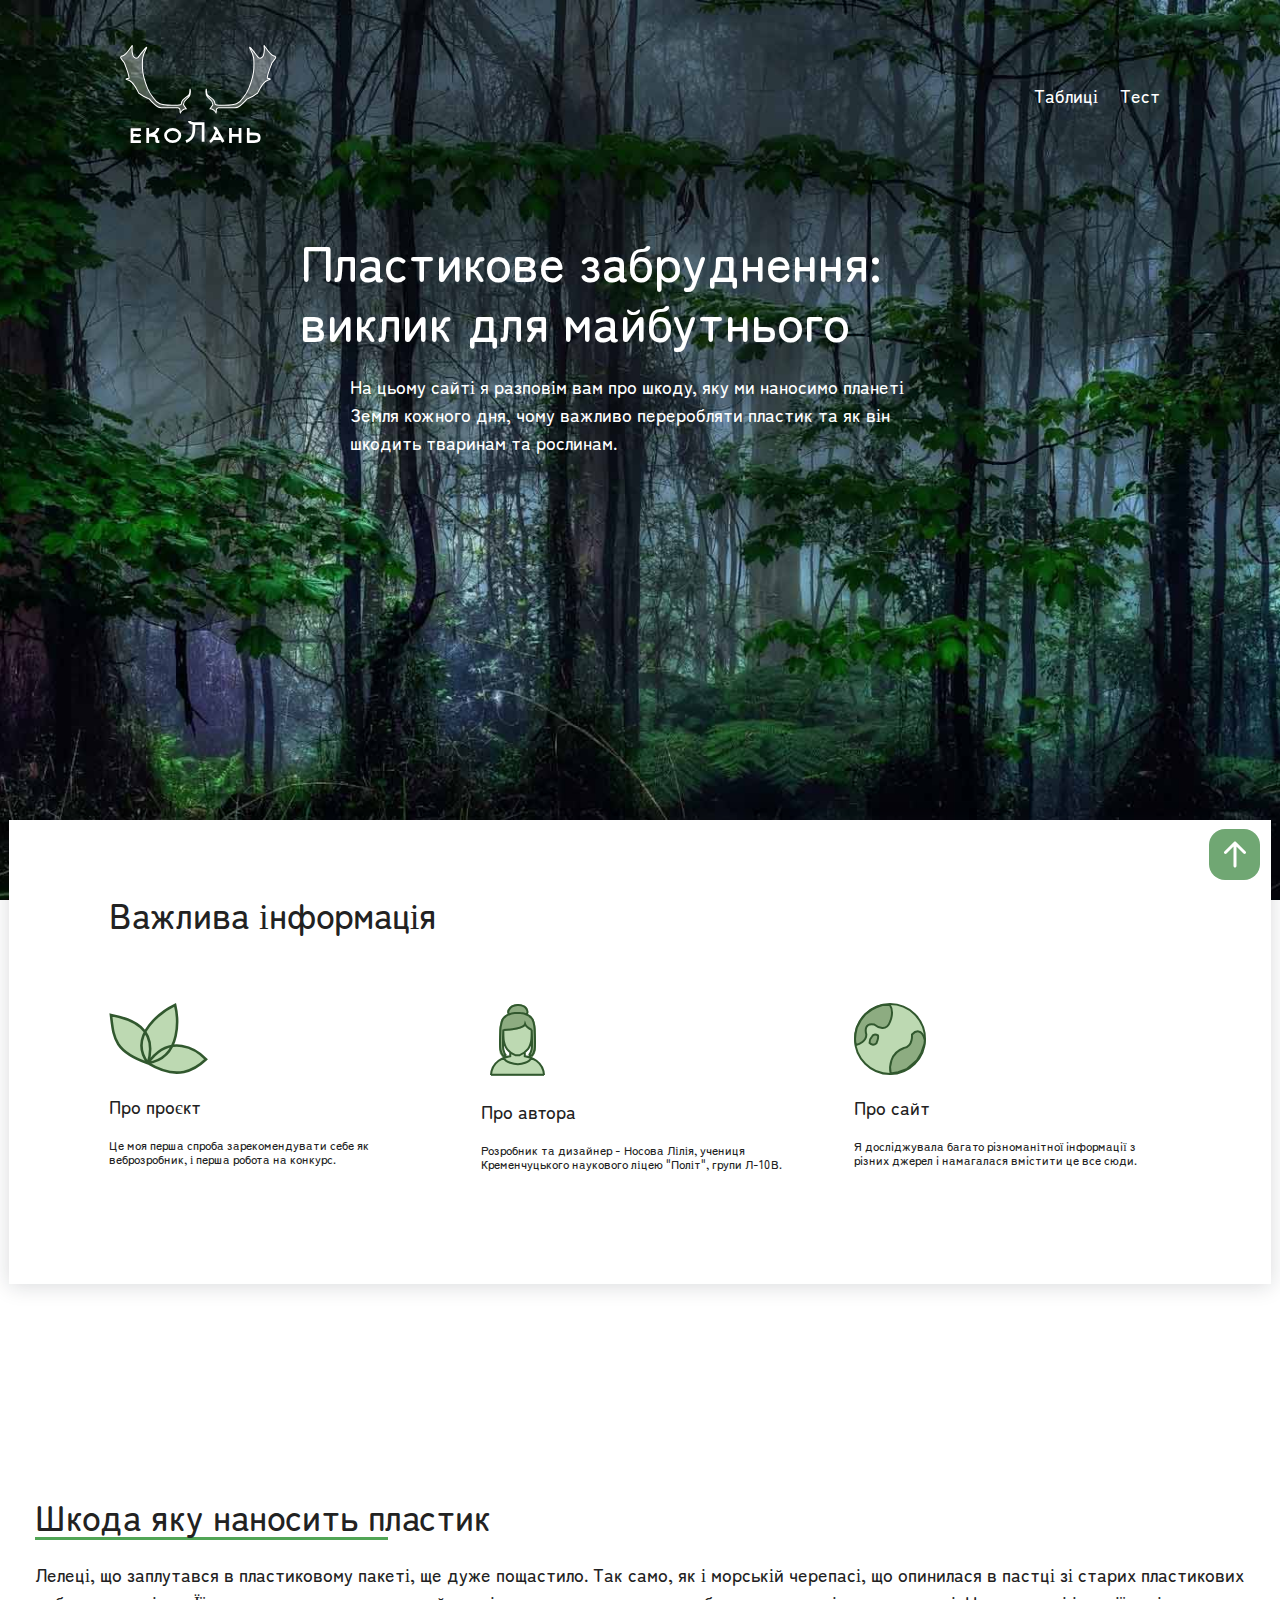
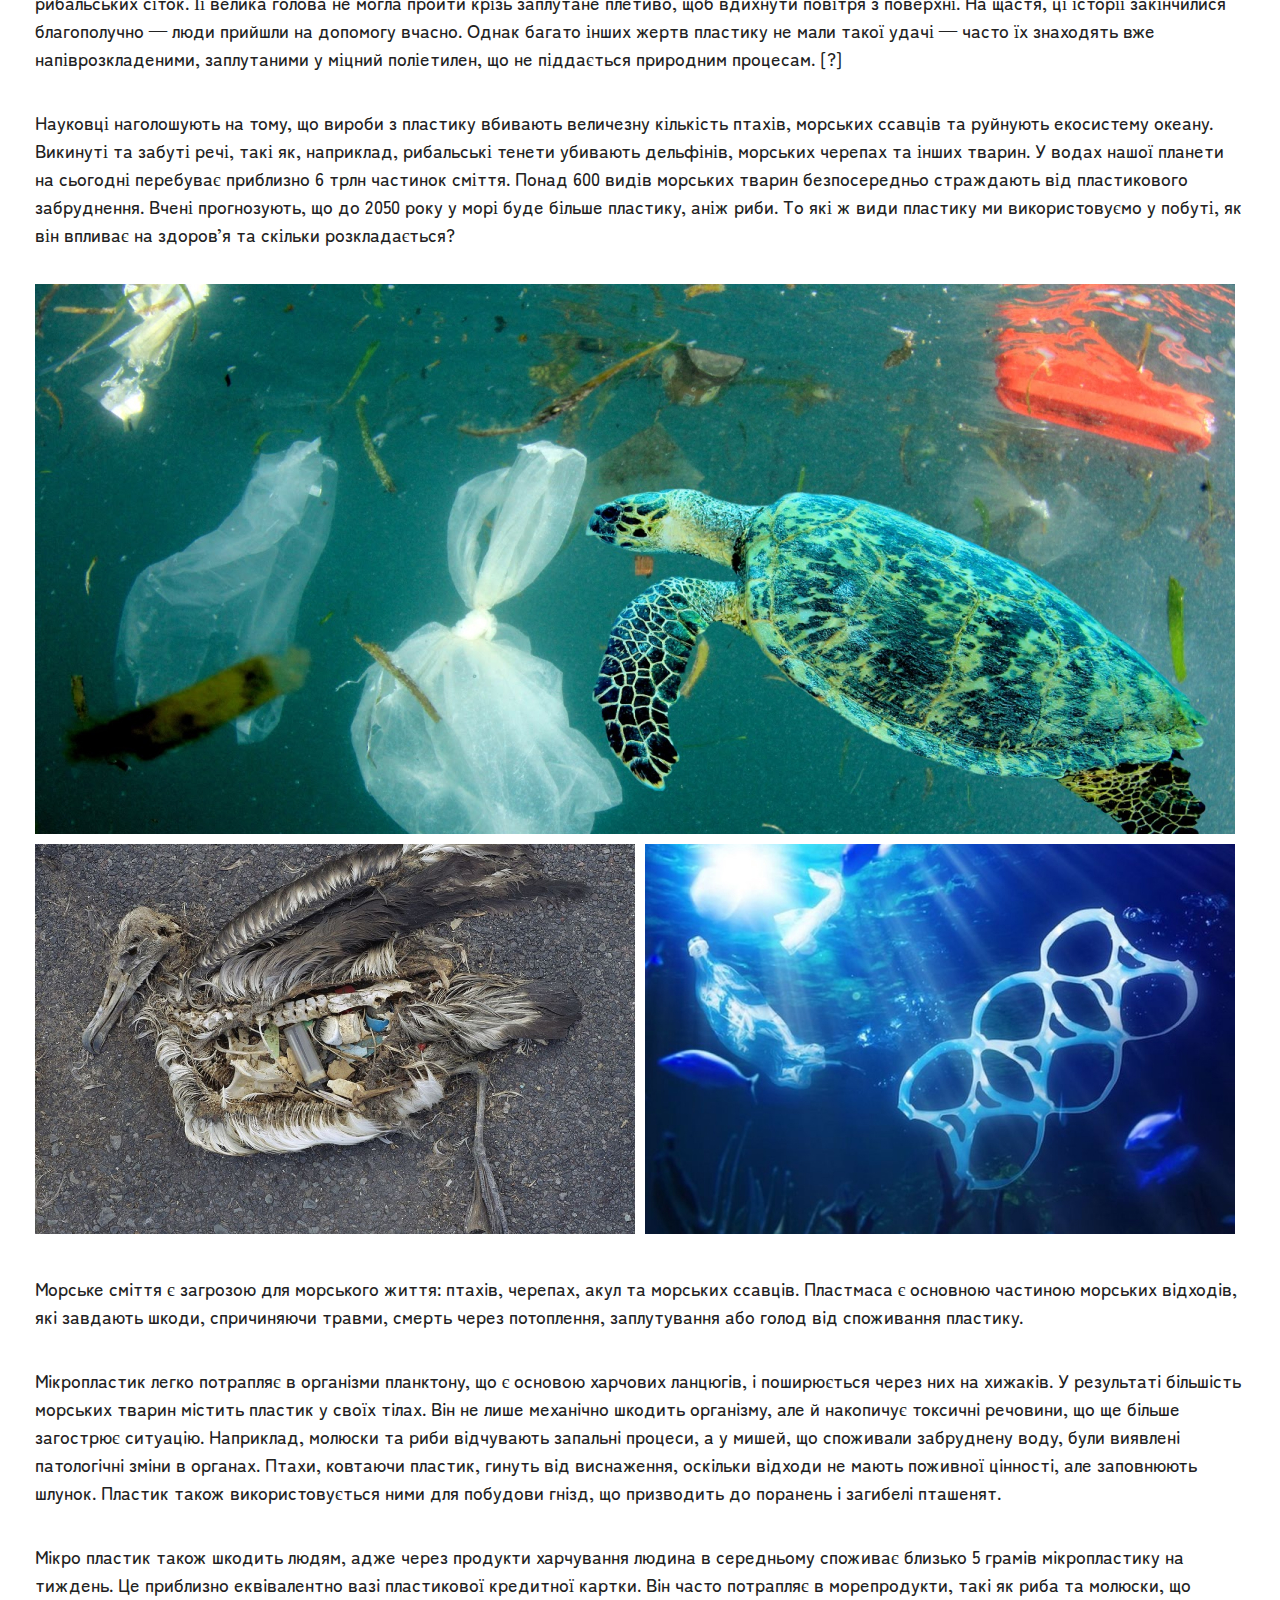
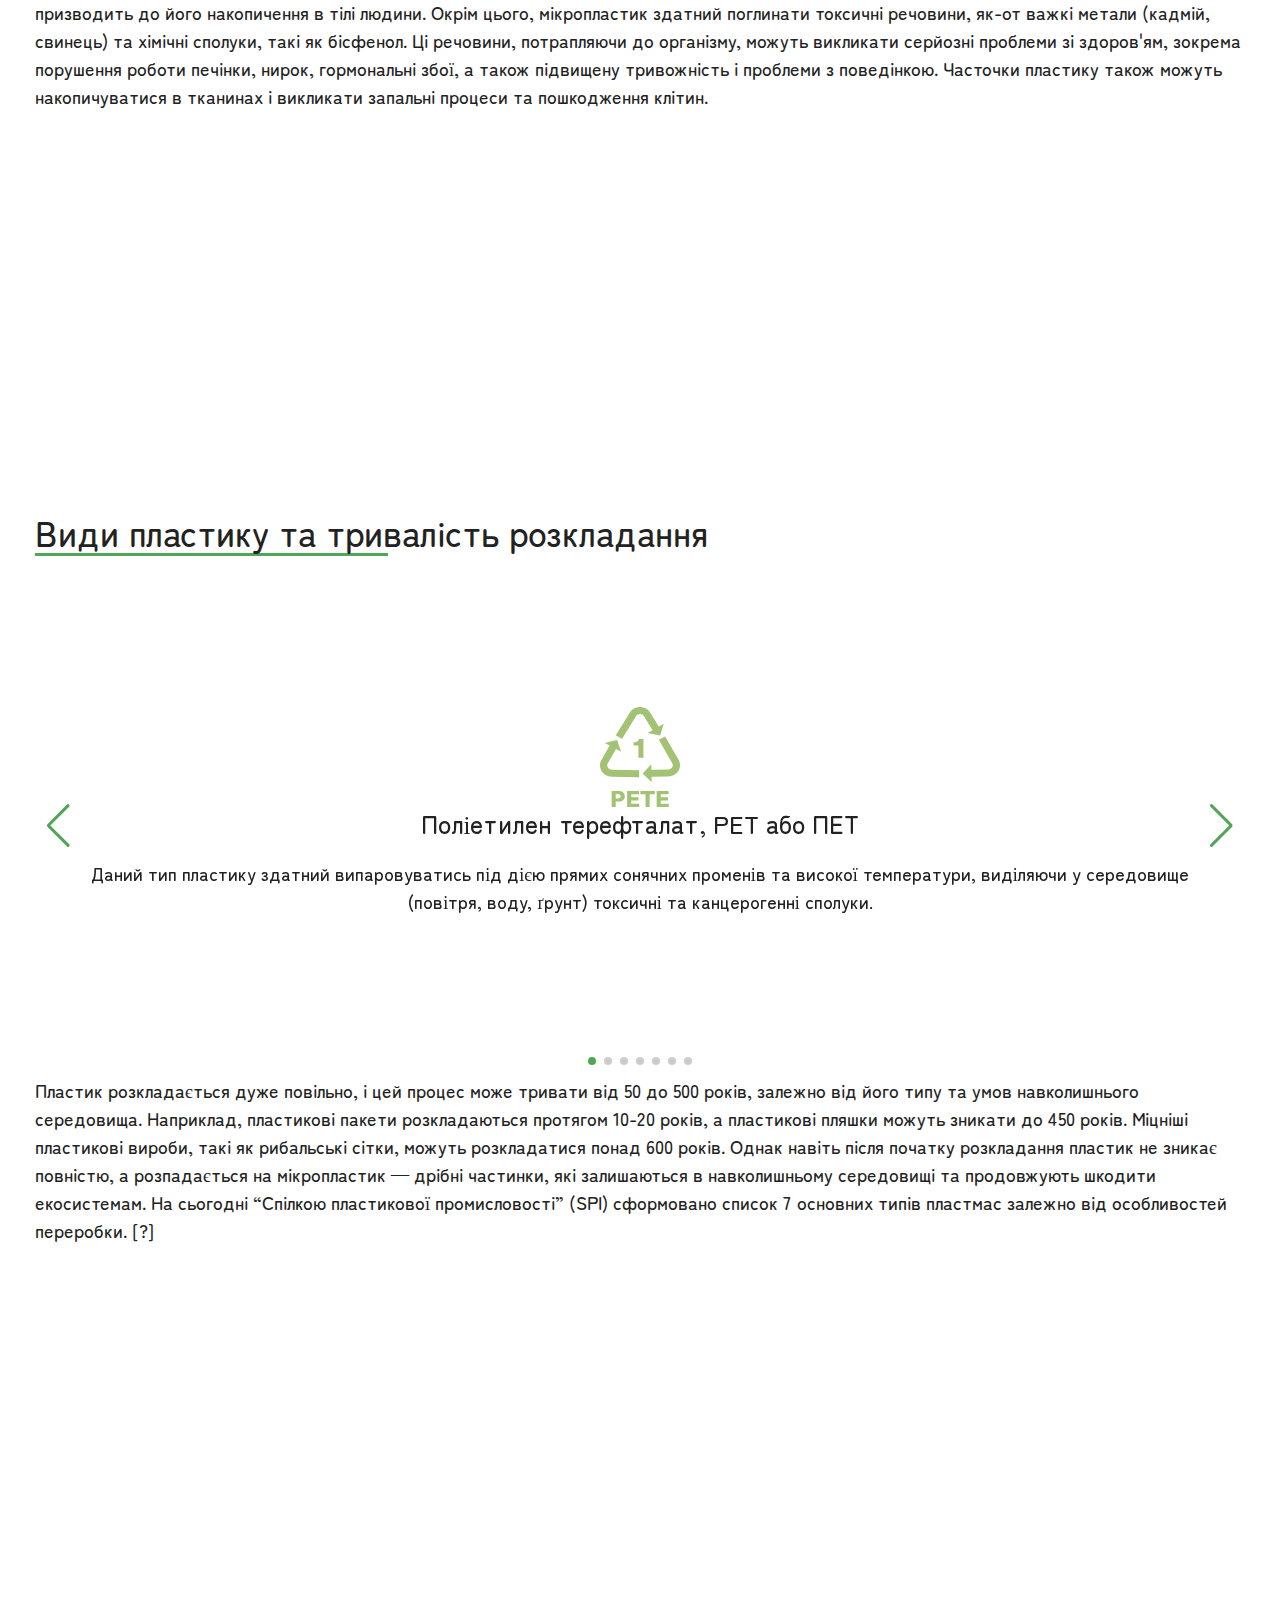
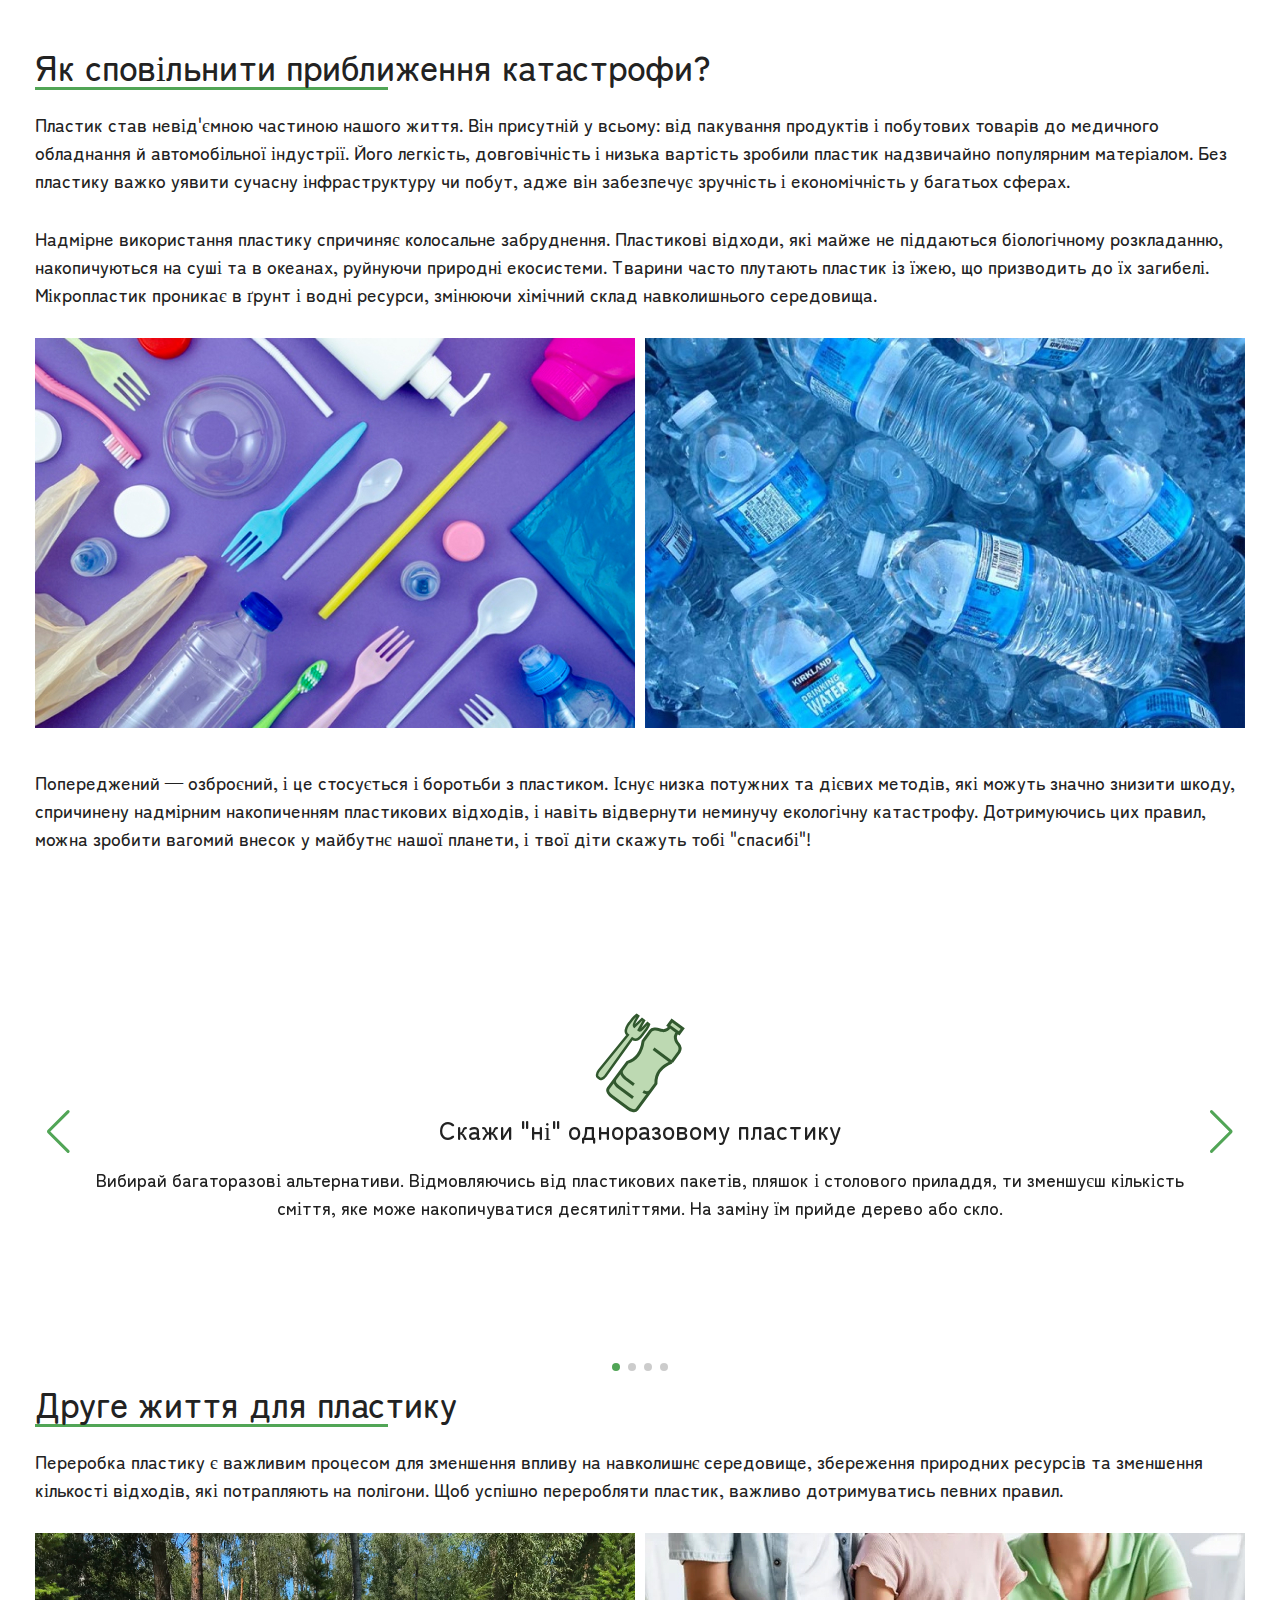
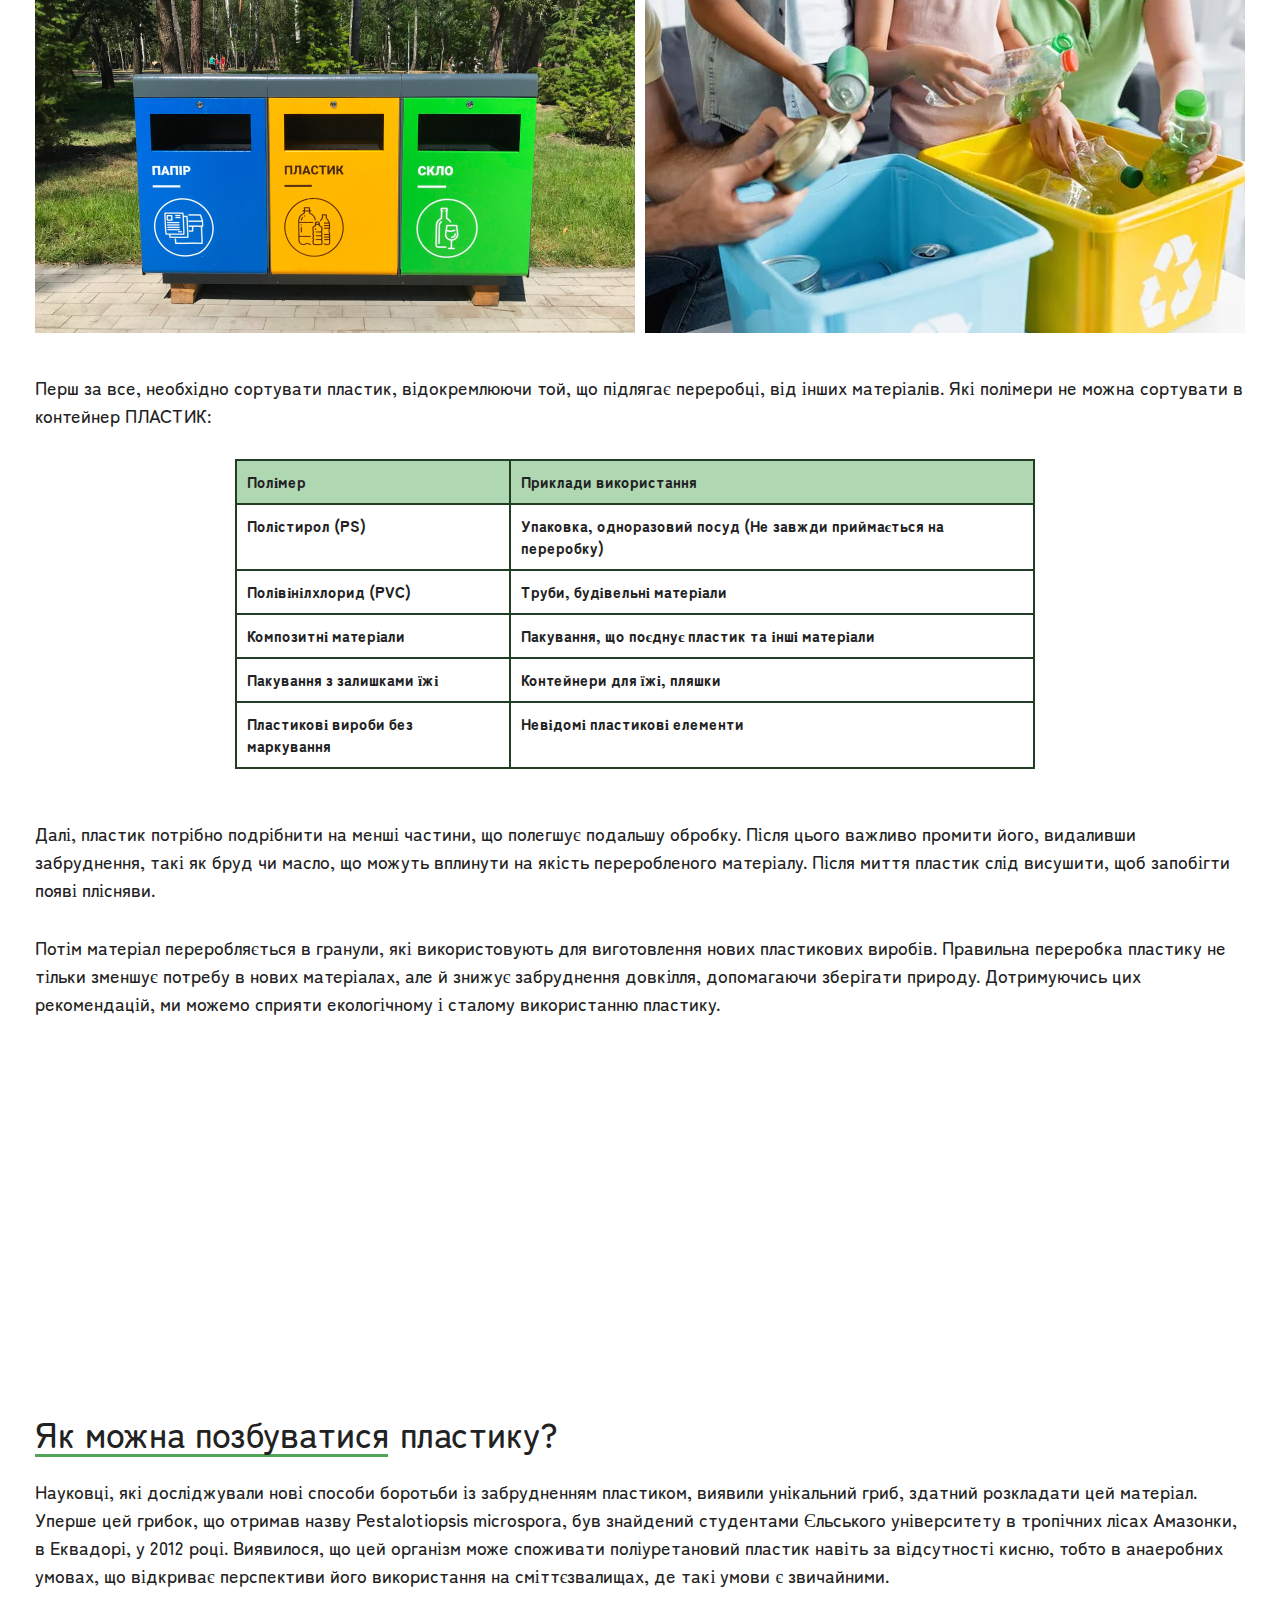
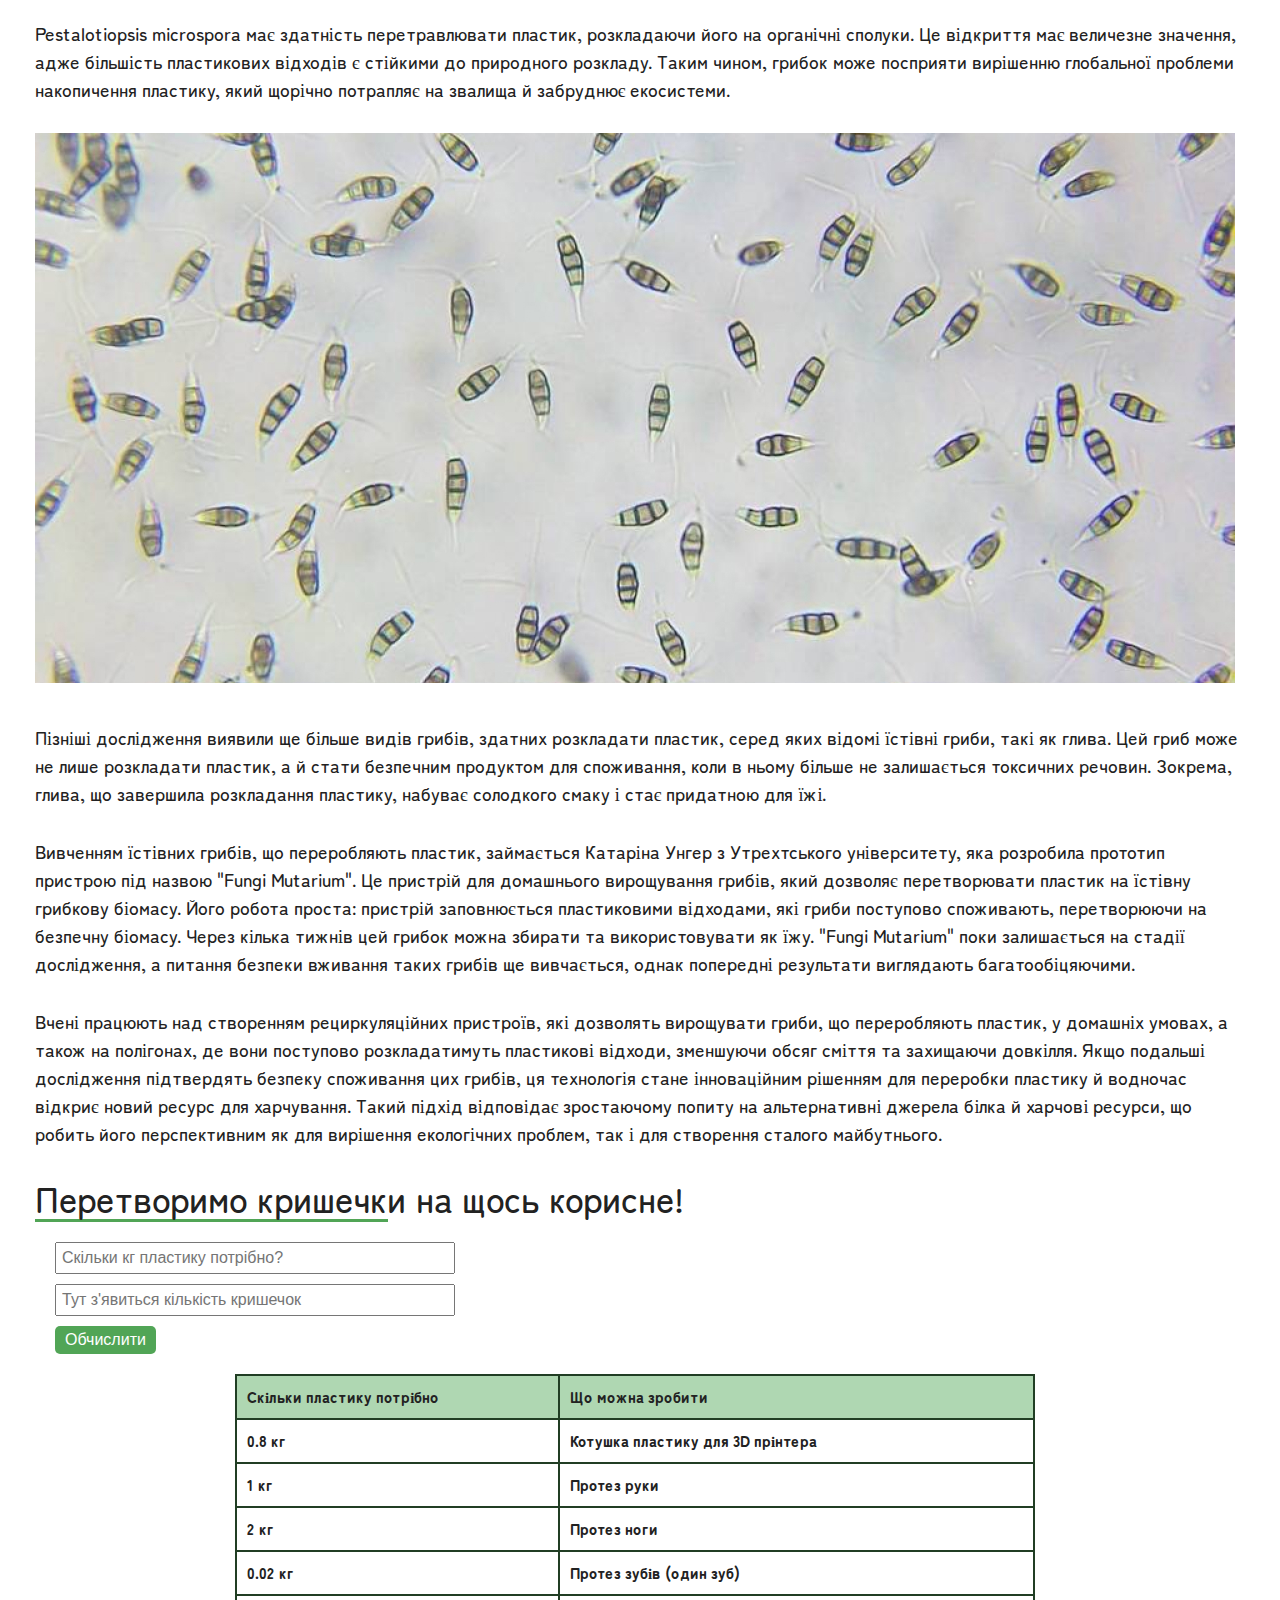
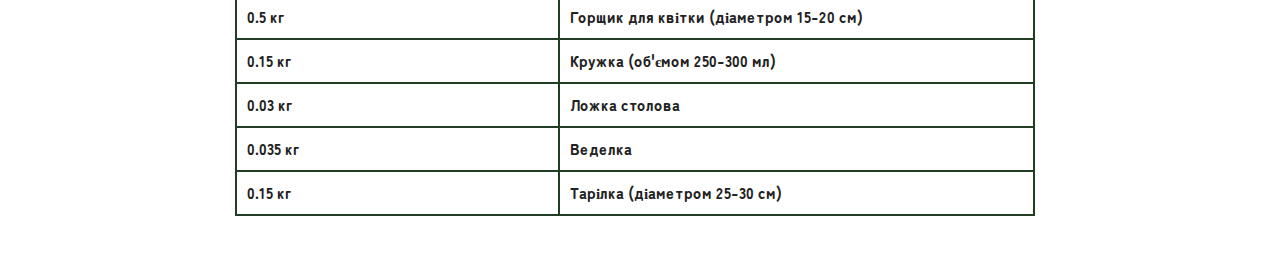
<file: index.html>
<!DOCTYPE html>
<html lang="ua">
    <head>
        <meta charset="UTF-8" />
        <meta name="viewport" content="width=device-width, initial-scale=1.0" />
        <title>Пластикове забруднення: виклик для майбутнього</title>
        <link
            rel="stylesheet"
            href="https://cdn.jsdelivr.net/npm/swiper@11/swiper-bundle.min.css"
        />
        <link rel="stylesheet" href="./CSS/style.css" />
    </head>
    <body>
        <!-- Header start -->
         <a id="top"></a>
        <header class="header">
            <div class="wrapper">
                <div class="header___wrapper">
                    <div class="header___logo">
                        <a href="index.html" class="header___logo-link">
                            <img
                                src="./img/svg/odigo-logo.svg"
                                alt="ЕкоЛань"
                                class="header___logo-pic"
                            />
                        </a>
                    </div>
                </div>
                <nav class="header___nav">
                    <ul class="header___list">
                        <li class="header___item">
                            <a href="Page-tabl.html" class="header___link"
                                >Таблиці</a
                            >
                        </li>

                        <li class="header___item">
                            <a href="test.html" class="header___link">Тест</a>
                        </li>
                    </ul>
                </nav>

            </div>
        </header>
        <!-- Header end -->

        <main class="main">
            <!-- Intro start -->

            <section class="intro">
                <div class="wrapper">
                    <h1 class="intro___title">
                        Пластикове забруднення: виклик для майбутнього
                    </h1>
                    <p class="intro___subtitle">
                        На цьому сайті я разповім вам про шкоду, яку ми наносимо
                        планеті Земля кожного дня, чому важливо переробляти
                        пластик та як він шкодить тваринам та рослинам.
                    </p>
                </div>
            </section>
            <!-- Intro end -->

            <!-- Benefits start -->
            <section class="benefits">
                <div class="benefits___wrap">
                    <h1 class="benefits___title">Важлива інформація</h1>
                    <div class="benefits___cards">
                        <div class="benefits___card">
                            <div class="benefits___card-pic">
                                <img
                                    src="./img/svg/Icon.svg"
                                    alt="Welcome to Odigo!"
                                    class="benefits___card-thump"
                                />
                            </div>
                            <h2 class="benefits___card-title">Про проєкт</h2>
                            <p class="benefits___csrt-desc">
                                Це моя перша спроба зарекомендувати себе як
                                веброзробник, і перша робота на
                                конкурс.
                            </p>
                        </div>
                        <div class="benefits___card">
                            <div class="benefits___card-pic">
                                <img
                                    src="./img/svg/person.svg"
                                    alt="Your Personal Japan Guide"
                                    class="benefits___card-thump"
                                />
                            </div>
                            <h2 class="benefits___card-title">Про автора</h2>
                            <p class="benefits___csrt-desc">
                                Розробник та дизайнер - Носова Лілія, учениця Кременчуцького
                                наукового ліцею "Політ", групи Л-10В.
                            </p>
                        </div>
                        <div class="benefits___card">
                            <div class="benefits___card-pic">
                                <img
                                    src="./img/svg/shop.svg"
                                    alt="Promoting Local Businesses"
                                    class="benefits___card-thump"
                                />
                            </div>
                            <h2 class="benefits___card-title">Про сайт</h2>
                            <p class="benefits___csrt-desc">
                                Я дослiджувала багато рiзноманітної iнформацiї з
                                рiзних джерел i намагалася вмiстити це все сюди.
                            </p>
                        </div>
                    </div>
                </div>
            </section>
            <!-- Benefits end -->

            <!-- plastic start -->

            <section class="plastic">
                <div class="wrapper-full">
                    <h1 class="section-title">Шкода яку наносить пластик</h1>
                    <p class="plastic__desc section-desc">
                        Лелеці, що заплутався в пластиковому пакеті, ще дуже
                        пощастило. Так само, як і морській черепасі, що
                        опинилася в пастці зі старих пластикових рибальських
                        сіток. Її велика голова не могла пройти крізь заплутане
                        плетиво, щоб вдихнути повітря з поверхні. На щастя, ці
                        історії закінчилися благополучно — люди прийшли на
                        допомогу вчасно. Однак багато інших жертв пластику не
                        мали такої удачі — часто їх знаходять вже
                        напіврозкладеними, заплутаними у міцний поліетилен, що
                        не піддається природним процесам.
                        <span class="tooltip"
                            >[?]
                            <span class="tooltip-text"
                                >Текст взятий з "Забруднення пластиком: скільки
                                часу розкладається пластик - ELS системи"</span
                            >
                        </span>
                    </p>
                    <p class="plastic__desc section-desc">
                        Науковці наголошують на тому, що вироби з пластику
                        вбивають величезну кількість птахів, морських ссавців та
                        руйнують екосистему океану. Викинуті та забуті речі,
                        такі як, наприклад, рибальські тенети убивають
                        дельфінів, морських черепах та інших тварин. У водах
                        нашої планети на сьогодні перебуває приблизно 6 трлн
                        частинок сміття. Понад 600 видів морських тварин
                        безпосередньо страждають від пластикового забруднення.
                        Вчені прогнозують, що до 2050 року у морі буде більше
                        пластику, аніж риби. То які ж види пластику ми
                        використовуємо у побуті, як він впливає на здоров’я та
                        скільки розкладається?
                    </p>
                    <div class="plastic__cards">
                        <div class="plastic__card plastic__card-size">
                            <a
                                href="https://www.shutterstock.com/ru/search/animals-water-pollution"
                                class="tooltip image-link"
                            >
                                <img
                                    src="./img/tirtle_and_plastic.jpg"
                                    alt="turtle and plastic"
                                />
                                <span class="tooltip-text"
                                    >Взято з Shutterstock</span
                                >
                            </a>
                        </div>
                        <div class="plastic__card plastic__card-lg">
                            <a
                                href="https://insider.si.edu/2012/06/the-age-of-plastic-symposium-june-7-8-2012/"
                                class="tooltip image-link"
                            >
                                <img
                                    src="./img/dead-bird.jpg"
                                    alt="Dead bird"
                                />
                                <span class="tooltip-text"
                                    >Взято з Smithsonian Insider</span
                                >
                            </a>
                        </div>
                        <div class="plastic__card plastic__card-lg">
                            <a
                                href="https://www.fairobserver.com/region/north_america/top-10-ways-destroy-water-earth-90897/"
                                class="tooltip image-link"
                            >
                                <img
                                    src="./img/plastic.jpg"
                                    alt="Plastic in water"
                                />
                                <span class="tooltip-text"
                                    >Взято з Fair Observer</span
                                >
                            </a>
                        </div>
                    </div>
                    <p class="plastic__desc section-desc">
                        Морське смiття є загрозою для морського життя: птахiв,
                        черепах, акул та морських ссавцiв. Пластмаса є основною
                        частиною морських вiдходiв, якi завдають шкоди,
                        спричиняючи травми, смерть через потоплення,
                        заплутування або голод вiд споживання пластику.
                    </p>
                    <p class="plastic__desc section-desc">
                        Мiкропластик легко потрапляє в органiзми планктону, що є
                        основою харчових ланцюгiв, i поширюється через них на
                        хижакiв. У результатi бiльшiсть морських тварин мiстить
                        пластик у своїх тiлах. Вiн не лише механiчно шкодить
                        органiзму, але й накопичує токсичнi речовини, що ще
                        бiльше загострює ситуацiю. Наприклад, молюски та риби
                        вiдчувають запальнi процеси, а у мишей, що споживали
                        забруднену воду, були виявленi патологiчнi змiни в
                        органах. Птахи, ковтаючи пластик, гинуть вiд виснаження,
                        оскiльки вiдходи не мають поживної цiнностi, але
                        заповнюють шлунок. Пластик також використовується ними
                        для побудови гнiзд, що призводить до поранень i загибелi
                        пташенят.
                    </p>
                    <p class="plastic__desc section-desc">
                        Мiкро пластик також шкодить людям, адже через продукти
                        харчування людина в середньому споживає близько 5 грамiв
                        мiкропластику на тиждень. Це приблизно еквiвалентно вазi
                        пластикової кредитної картки. Вiн часто потрапляє в
                        морепродукти, такi як риба та молюски, що призводить до
                        його накопичення в тiлi людини. Окрiм цього,
                        мiкропластик здатний поглинати токсичнi речовини, як-от
                        важкi метали (кадмiй, свинець) та хiмiчнi сполуки, такi
                        як бiсфенол. Цi речовини, потрапляючи до органiзму,
                        можуть викликати серйознi проблеми зi здоров'ям, зокрема
                        порушення роботи печiнки, нирок, гормональнi збої, а
                        також пiдвищену тривожнiсть i проблеми з поведiнкою.
                        Часточки пластику також можуть накопичуватися в тканинах
                        i викликати запальнi процеси та пошкодження клiтин.
                    </p>
                    <div class="video">
                        <iframe
                            width="560"
                            height="315"
                            src="https://www.youtube.com/embed/hRx9ZrbCXG4?si=GrRTe9BNK27wApCm"
                            title="YouTube video player"
                            frameborder="0"
                            allow="accelerometer; autoplay; clipboard-write; encrypted-media; gyroscope; picture-in-picture; web-share"
                            referrerpolicy="strict-origin-when-cross-origin"
                            allowfullscreen
                        ></iframe>
                    </div>
                    <h1 class="section-title">
                        Види пластику та тривалiсть розкладання
                    </h1>
                </div>
            </section>

            <section class="plastic">
                <div class="wrapper-full">
                    <div class="swiper">
                        <!-- Additional required wrapper -->
                        <div class="swiper-wrapper">
                            <!-- Slides -->
                            <div class="swiper-slide plastic__info-card">
                                <div class="plastic__card-pic">
                                    <img
                                        src="./img/svg/plastic1.svg"
                                        class="plastic__card-thump"
                                    />
                                </div>
                                <h2 class="plastic__card-title">
                                    Поліетилен терефталат, PET або ПЕТ
                                </h2>
                                <p class="plastic__cart-desc">
                                    Даний тип пластику здатний випаровуватись
                                    під дією прямих сонячних променів та високої
                                    температури, виділяючи у середовище
                                    (повітря, воду, ґрунт) токсичні та
                                    канцерогенні сполуки.
                                </p>
                            </div>
                            <div class="swiper-slide plastic__info-card">
                                <div class="plastic__card-pic">
                                    <img
                                        src="./img/svg/plastic2.svg"
                                        class="plastic__card-thump"
                                    />
                                </div>
                                <h2 class="plastic__card-title">
                                    Поліетилен високої щільності, PEHD (HDPE)
                                </h2>
                                <p class="plastic__cart-desc">
                                    З нього виготовляють пляшки, іграшки, тару
                                    для продуктів, харчову плівку та багато
                                    іншого. Практично не розкладається (період
                                    розпаду більше 1000 років), проте ефективно
                                    переробляється при правильному сортуванні.
                                </p>
                            </div>
                            <div class="swiper-slide plastic__info-card">
                                <div class="plastic__card-pic">
                                    <img
                                        src="./img/svg/plastic3.svg"
                                        class="plastic__card-thump"
                                    />
                                </div>
                                <h2 class="plastic__card-title">
                                    Полівінілхлорид, PVC або ПВХ
                                </h2>
                                <p class="plastic__cart-desc">
                                    Один із перших різновидів пластику – з нього
                                    виробляють меблі, штучну шкіру, кабелі,
                                    пляшки для рослинних олій тощо. Це один з
                                    найбільш токсичних видів пластику, оскільки
                                    уже через 10 років з нього виділяються
                                    хлорвмісні токсичні сполуки.
                                </p>
                            </div>
                            <div class="swiper-slide plastic__info-card">
                                <div class="plastic__card-pic">
                                    <img
                                        src="./img/svg/plastic4.svg"
                                        class="plastic__card-thump"
                                    />
                                </div>
                                <h2 class="plastic__card-title">
                                    Поліетилен низької щільності, PELD (LDPE)
                                </h2>
                                <p class="plastic__cart-desc">
                                    Саме з нього виготовляється більшість
                                    пакетів, він є основою підгузків та
                                    прокладок. Розкладається близько 500 років.
                                </p>
                            </div>
                            <div class="swiper-slide plastic__info-card">
                                <div class="plastic__card-pic">
                                    <img
                                        src="./img/svg/plastic5.svg"
                                        class="plastic__card-thump"
                                    />
                                </div>
                                <h2 class="plastic__card-title">
                                    Поліпропілен, PP або ПП
                                </h2>
                                <p class="plastic__cart-desc">
                                    основа пластикових кришечок, харчових
                                    лотків, стаканчиків, упаковки для круп,
                                    цукерок (характерна ознака – шурхотіння). У
                                    ґрунті чистий поліпропілен розкладаєтеся
                                    повністю за 20-30 років, проте цей період
                                    залежить від домішок і може супроводжуватись
                                    виділенням токсичних альдегідів.
                                </p>
                            </div>
                            <div class="swiper-slide plastic__info-card">
                                <div class="plastic__card-pic">
                                    <img
                                        src="./img/svg/plastic6.svg"
                                        class="plastic__card-thump"
                                    />
                                </div>
                                <h2 class="plastic__card-title">
                                    Полістирол, PS або ПС
                                </h2>
                                <p class="plastic__cart-desc">
                                    так маркується практично весь одноразовий
                                    посуд. Даний вид пластику є основним
                                    забруднювачем океанів. Донедавна вважалось,
                                    що він має тривалий період розкладання
                                    (більше 1000 років), проте останні
                                    дослідження встановили, що під дією сонячних
                                    променів полістирен розчиняється у воді за
                                    100-300 років.
                                </p>
                            </div>
                            <div class="swiper-slide plastic__info-card">
                                <div class="plastic__card-pic">
                                    <img
                                        src="./img/svg/plastic7.svg"
                                        class="plastic__card-thump"
                                    />
                                </div>
                                <h2 class="plastic__card-title">
                                    Інше або оther
                                </h2>
                                <p class="plastic__cart-desc">
                                    До цієї категорії належать багатошарові
                                    упаковки, для яких важко визначити період
                                    розкладання.
                                </p>
                            </div>
                        </div>
                        <!-- If we need pagination -->
                        <div class="swiper-pagination"></div>

                        <!-- If we need navigation buttons -->
                        <div class="swiper-button-prev"></div>
                        <div class="swiper-button-next"></div>
                    </div>
                </div>
            </section>
            <section class="plastic">
                <div class="wrapper-full">
                    <p class="plastic__desc section-desc">
                        Пластик розкладається дуже повiльно, i цей процес може
                        тривати вiд 50 до 500 рокiв, залежно вiд його типу та
                        умов навколишнього середовища. Наприклад, пластиковi
                        пакети розкладаються протягом 10-20 рокiв, а пластиковi
                        пляшки можуть зникати до 450 рокiв. Мiцнiшi пластиковi
                        вироби, такi як рибальськi сiтки, можуть розкладатися
                        понад 600 рокiв. Однак навiть пiсля початку розкладання
                        пластик не зникає повнiстю, а розпадається на
                        мiкропластик — дрiбнi частинки, якi залишаються в
                        навколишньому середовищi та продовжують шкодити
                        екосистемам. На сьогоднi “Спiлкою пластикової
                        промисловостi” (SPI) сформовано список 7 основних типiв
                        пластмас залежно вiд особливостей переробки.
                        <span class="tooltip"
                            >[?]
                            <span class="tooltip-text"
                                >Матеріал взятий з "Шкода пластику для
                                природи..." Ecogrizzly.shop</span
                            >
                        </span>
                    </p>
                    <div class="video">
                        <iframe
                            width="560"
                            height="315"
                            src="https://www.youtube.com/embed/UlYc1eqhhRM?si=bFeMHnV8EOAguNG7"
                            title="YouTube video player"
                            frameborder="0"
                            allow="accelerometer; autoplay; clipboard-write; encrypted-media; gyroscope; picture-in-picture; web-share"
                            referrerpolicy="strict-origin-when-cross-origin"
                            allowfullscreen
                        ></iframe>
                    </div>
                </div>
                <div class="wrapper-full">
                    <h1 class="section-title">
                        Як сповільнити приближення катастрофи?
                    </h1>
                    <p class="section-desc">
                        Пластик став невід'ємною частиною нашого життя. Він
                        присутній у всьому: від пакування продуктів і побутових
                        товарів до медичного обладнання й автомобільної
                        індустрії. Його легкість, довговічність і низька
                        вартість зробили пластик надзвичайно популярним
                        матеріалом. Без пластику важко уявити сучасну
                        інфраструктуру чи побут, адже він забезпечує зручність і
                        економічність у багатьох сферах.
                    </p>
                    <p class="section-desc">
                        Надмірне використання пластику спричиняє колосальне
                        забруднення. Пластикові відходи, які майже не піддаються
                        біологічному розкладанню, накопичуються на суші та в
                        океанах, руйнуючи природні екосистеми. Тварини часто
                        плутають пластик із їжею, що призводить до їх загибелі.
                        Мікропластик проникає в ґрунт і водні ресурси, змінюючи
                        хімічний склад навколишнього середовища.
                    </p>
                    <div class="plastic__cards">
                        <div class="plastic__card">
                            <a
                                href="https://liza.ua/lifestyle/house/opasnyj-plastik-chto-delat-chtoby-umenshit-ego-potreblenie/"
                                class="tooltip image-link"
                            >
                                <img
                                    src="./img/Plastic-demonstration.jpg"
                                    alt="Demonstration of plastic waste"
                                />
                                <span class="tooltip-text"
                                    >Взято з Жіночий онлайн-журнал “Ліза”</span
                                >
                            </a>
                        </div>
                        <div class="plastic__card">
                            <a
                                href="https://greentalk.com.ua/chto-ekologichnee-steklo-ili-plastik"
                                class="tooltip image-link"
                            >
                                <img
                                    src="./img/plastic-bottle.jpg"
                                    alt="plastic"
                                />
                                <span class="tooltip-text"
                                    >Взято з Greentalk</span
                                >
                            </a>
                        </div>
                    </div>
                    <div class="wrapper-full">
                        <p class="section-desc">
                            Попереджений — озброєний, і це стосується і боротьби
                            з пластиком. Існує низка потужних та дієвих методів,
                            які можуть значно знизити шкоду, спричинену
                            надмірним накопиченням пластикових відходів, і
                            навіть відвернути неминучу екологічну катастрофу.
                            Дотримуючись цих правил, можна зробити вагомий
                            внесок у майбутнє нашої планети, і твої діти скажуть
                            тобі "спасибі"!
                        </p>
                    </div>
                    <section class="plastic">
                        <div class="wrapper-full">
                            <div class="swiper">
                                <div class="swiper-wrapper">
                                    <div
                                        class="swiper-slide plastic__info-card"
                                    >
                                        <div class="plastic__card-pic">
                                            <img
                                                src="./img/svg/Bottle.svg"
                                                class="plastic__card-thump"
                                                alt="PET Plastic"
                                            />
                                        </div>
                                        <h2 class="plastic__card-title">
                                            Скажи "ні" одноразовому пластику
                                        </h2>
                                        <p class="plastic__cart-desc">
                                            Вибирай багаторазові альтернативи.
                                            Відмовляючись від пластикових
                                            пакетів, пляшок і столового
                                            приладдя, ти зменшуєш кількість
                                            сміття, яке може накопичуватися
                                            десятиліттями. На заміну їм прийде
                                            дерево або скло.
                                        </p>
                                    </div>
                                    <div
                                        class="swiper-slide plastic__info-card"
                                    >
                                        <div class="plastic__card-pic">
                                            <img
                                                src="./img/svg/recycling.svg"
                                                class="plastic__card-thump"
                                                alt="PET Plastic"
                                            />
                                        </div>
                                        <h2 class="plastic__card-title">
                                            Сортуй відходи
                                        </h2>
                                        <p class="plastic__cart-desc">
                                            Зменшити навантаження на
                                            сміттєзвалища і дозволяє повторно
                                            використовувати матеріали.
                                            Сортування сміття вдома — це
                                            простий, але важливий крок
                                        </p>
                                    </div>
                                    <div
                                        class="swiper-slide plastic__info-card"
                                    >
                                        <div class="plastic__card-pic">
                                            <img
                                                src="./img/svg/eco.svg"
                                                class="plastic__card-thump"
                                                alt="PET Plastic"
                                            />
                                        </div>
                                        <h2 class="plastic__card-title">
                                            Підтримуй екологічні ініціативи
                                        </h2>
                                        <p class="plastic__cart-desc">
                                            Роби вибір на користь біорозкладних
                                            продуктів і підтримуй компанії, які
                                            дбають про екологію. Бери участь в
                                            прибиранні пляжів та лісів, поважай
                                            оточуючих та не засоряй оточення.
                                        </p>
                                    </div>
                                    <div
                                        class="swiper-slide plastic__info-card"
                                    >
                                        <div class="plastic__card-pic">
                                            <img
                                                src="./img/svg/Family.svg"
                                                class="plastic__card-thump"
                                                alt="PET Plastic"
                                            />
                                        </div>
                                        <h2 class="plastic__card-title">
                                            Залучай дітей до екологічної освіти
                                        </h2>
                                        <p class="plastic__cart-desc">
                                            Розкажи їм, чому важливо піклуватися
                                            про планету. Навчивши їх правильному
                                            поводженню з відходами, ти передаси
                                            їм цінні знання для майбутнього.
                                        </p>
                                    </div>
                                </div>
                                <!-- If we need pagination -->
                                <div class="swiper-pagination"></div>

                                <!-- If we need navigation buttons -->
                                <div class="swiper-button-prev"></div>
                                <div class="swiper-button-next"></div>
                            </div>
                        </div>
                        <div class="wrapper-full">
                            <h1 class="section-title">
                                Друге життя для пластику
                            </h1>
                            <p class="section-desc">
                                Переробка пластику є важливим процесом для
                                зменшення впливу на навколишнє середовище,
                                збереження природних ресурсів та зменшення
                                кількості відходів, які потрапляють на полігони.
                                Щоб успішно переробляти пластик, важливо
                                дотримуватись певних правил.
                            </p>
                            <div class="plastic__cards">
                                <div class="plastic__card">
                                    <a
                                        href="https://uk.wikipedia.org/wiki/%D0%A1%D0%BE%D1%80%D1%82%D1%83%D0%B2%D0%B0%D0%BD%D0%BD%D1%8F_%D1%81%D0%BC%D1%96%D1%82%D1%82%D1%8F"
                                        class="tooltip image-link"
                                    >
                                        <img src="./img/Tresh.jpg" />
                                        <span class="tooltip-text"
                                            >Взято з Вікіпедії</span
                                        >
                                    </a>
                                </div>
                                <div class="plastic__card">
                                    <a
                                        href="https://depositphotos.com/ru/photos/%D1%81%D0%BE%D1%80%D1%82%D0%B8%D1%80%D0%BE%D0%B2%D0%BA%D0%B0-%D0%BE%D1%82%D1%85%D0%BE%D0%B4%D0%BE%D0%B2.html"
                                        class="tooltip image-link"
                                    >
                                        <img src="./img/sort.jpg" />
                                        <span class="tooltip-text"
                                            >Взято з Depositphotos</span
                                        >
                                    </a>
                                </div>
                            </div>
                            <p class="section-desc">
                                Перш за все, необхідно сортувати пластик,
                                відокремлюючи той, що підлягає переробці, від
                                інших матеріалів. Які полімери не можна
                                сортувати в контейнер ПЛАСТИК:
                            </p>
                            <div class="wrapper-table">
                                <table>
                                    <tr>
                                        <th>Полімер</th>
                                        <th>Приклади використання</th>
                                    </tr>
                                    <tr>
                                        <td>Полістирол (PS)</td>
                                        <td>
                                            Упаковка, одноразовий посуд (Не
                                            завжди приймається на переробку)
                                        </td>
                                    </tr>
                                    <tr>
                                        <td>Полівінілхлорид (PVC)</td>
                                        <td>Труби, будівельні матеріали</td>
                                    </tr>
                                    <tr>
                                        <td>Композитні матеріали</td>
                                        <td>
                                            Пакування, що поєднує пластик та
                                            інші матеріали
                                        </td>
                                    </tr>
                                    <tr>
                                        <td>Пакування з залишками їжі</td>
                                        <td>Контейнери для їжі, пляшки</td>
                                    </tr>
                                    <tr>
                                        <td>
                                            Пластикові вироби без маркування
                                        </td>
                                        <td>Невідомі пластикові елементи</td>
                                    </tr>
                                </table>
                            </div>
                            <p class="section-desc">
                                Далі, пластик потрібно подрібнити на менші
                                частини, що полегшує подальшу обробку. Після
                                цього важливо промити його, видаливши
                                забруднення, такі як бруд чи масло, що можуть
                                вплинути на якість переробленого матеріалу.
                                Після миття пластик слід висушити, щоб запобігти
                                появі плісняви.
                            </p>
                            <p class="section-desc">
                                Потім матеріал переробляється в гранули, які
                                використовують для виготовлення нових
                                пластикових виробів. Правильна переробка
                                пластику не тільки зменшує потребу в нових
                                матеріалах, але й знижує забруднення довкілля,
                                допомагаючи зберігати природу. Дотримуючись цих
                                рекомендацій, ми можемо сприяти екологічному і
                                сталому використанню пластику.
                            </p>
                            <div class="video">
                                <iframe
                                    width="560"
                                    height="315"
                                    src="https://www.youtube.com/embed/cDCEiLhkgK8?si=j_A24b0534-SCOoJ"
                                    title="YouTube video player"
                                    frameborder="0"
                                    allow="accelerometer; autoplay; clipboard-write; encrypted-media; gyroscope; picture-in-picture; web-share"
                                    referrerpolicy="strict-origin-when-cross-origin"
                                    allowfullscreen
                                ></iframe>
                            </div>
                        </div>
                        <div class="wrapper-full">
                            <h1 class="section-title">
                                Як можна позбуватися пластику?
                            </h1>
                            <p class="section-desc">
                                Науковці, які досліджували нові способи боротьби
                                із забрудненням пластиком, виявили унікальний
                                гриб, здатний розкладати цей матеріал. Уперше
                                цей грибок, що отримав назву Pestalotiopsis
                                microspora, був знайдений студентами Єльського
                                університету в тропічних лісах Амазонки, в
                                Еквадорі, у 2012 році. Виявилося, що цей
                                організм може споживати поліуретановий пластик
                                навіть за відсутності кисню, тобто в анаеробних
                                умовах, що відкриває перспективи його
                                використання на сміттєзвалищах, де такі умови є
                                звичайними.
                            </p>
                            <p class="section-desc">
                                Pestalotiopsis microspora має здатність
                                перетравлювати пластик, розкладаючи його на
                                органічні сполуки. Це відкриття має величезне
                                значення, адже більшість пластикових відходів є
                                стійкими до природного розкладу. Таким чином,
                                грибок може посприяти вирішенню глобальної
                                проблеми накопичення пластику, який щорічно
                                потрапляє на звалища й забруднює екосистеми.
                            </p>
                            <div class="plastic__cards">
                                <div class="plastic__card">
                                    <a
                                        href="https://mushroomobserver.org/observations/203284"
                                        class="tooltip image-link"
                                    >
                                        <img
                                            src="./img/Pestalotiopsis-microspora.jpg"
                                        />
                                        <span class="tooltip-text"
                                            >Взято з Mushroom Observer</span
                                        >
                                    </a>
                                </div>
                            </div>
                            <p class="section-desc">
                                Пізніші дослідження виявили ще більше видів
                                грибів, здатних розкладати пластик, серед яких
                                відомі їстівні гриби, такі як глива. Цей гриб
                                може не лише розкладати пластик, а й стати
                                безпечним продуктом для споживання, коли в ньому
                                більше не залишається токсичних речовин.
                                Зокрема, глива, що завершила розкладання
                                пластику, набуває солодкого смаку і стає
                                придатною для їжі.
                            </p>
                            <p class="section-desc">
                                Вивченням їстівних грибів, що переробляють
                                пластик, займається Катаріна Унгер з
                                Утрехтського університету, яка розробила
                                прототип пристрою під назвою "Fungi Mutarium".
                                Це пристрій для домашнього вирощування грибів,
                                який дозволяє перетворювати пластик на їстівну
                                грибкову біомасу. Його робота проста: пристрій
                                заповнюється пластиковими відходами, які гриби
                                поступово споживають, перетворюючи на безпечну
                                біомасу. Через кілька тижнів цей грибок можна
                                збирати та використовувати як їжу. "Fungi
                                Mutarium" поки залишається на стадії
                                дослідження, а питання безпеки вживання таких
                                грибів ще вивчається, однак попередні результати
                                виглядають багатообіцяючими.
                            </p>
                            <p class="section-desc">
                                Вчені працюють над створенням рециркуляційних
                                пристроїв, які дозволять вирощувати гриби, що
                                переробляють пластик, у домашніх умовах, а також
                                на полігонах, де вони поступово розкладатимуть
                                пластикові відходи, зменшуючи обсяг сміття та
                                захищаючи довкілля. Якщо подальші дослідження
                                підтвердять безпеку споживання цих грибів, ця
                                технологія стане інноваційним рішенням для
                                переробки пластику й водночас відкриє новий
                                ресурс для харчування. Такий підхід відповідає
                                зростаючому попиту на альтернативні джерела
                                білка й харчові ресурси, що робить його
                                перспективним як для вирішення екологічних
                                проблем, так і для створення сталого
                                майбутнього.
                            </p>
                        </div>
                        <h1 class="section-title">
                            Перетворимо кришечки на щось корисне!
                        </h1>
                        <form class="search-form">
                            <fieldset class="search-form___wrap">
                                <p class="search-form___info">
                                    <input
                                        type="number"
                                        id="inputValue"
                                        name="user-like-to-do"
                                        class="search-form___field"
                                        placeholder="Скільки кг пластику потрібно?"
                                    />
                                </p>

                                <p class="search-form___info">
                                    <!-- Поле для виводу результату -->
                                    <label for="resultField"></label>
                                    <input
                                        type="text"
                                        id="resultField"
                                        class="search-form___field2"
                                        readonly
                                        placeholder="Тут з'явиться кількість кришечок"
                                    />
                                </p>

                                <button
                                    type="button"
                                    class="search-form___button"
                                    onclick="calculate()"
                                >
                                    Обчислити
                                </button>
                            </fieldset>
                        </form>
                        <div class="wrapper-table">
                            <table>
                                <tr>
                                    <th>Скільки пластику потрібно</th>
                                    <th>Що можна зробити</th>
                                </tr>
                                <tr>
                                    <td>0.8 кг</td>
                                    <td>Котушка пластику для 3D прінтера</td>
                                </tr>
                                <tr>
                                    <td>1 кг</td>
                                    <td>Протез руки</td>
                                </tr>
                                <tr>
                                    <td>2 кг</td>
                                    <td>Протез ноги</td>
                                </tr>
                                <tr>
                                    <td>0.02 кг</td>
                                    <td>Протез зубів (один зуб)</td>
                                </tr>
                                <tr>
                                    <td>0.5 кг</td>
                                    <td>
                                        Горщик для квітки (діаметром 15-20 см)
                                    </td>
                                </tr>
                                <tr>
                                    <td>0.15 кг</td>
                                    <td>Кружка (об'ємом 250-300 мл)</td>
                                </tr>
                                <tr>
                                    <td>0.03 кг</td>
                                    <td>Ложка столова</td>
                                </tr>
                                <tr>
                                    <td>0.035 кг</td>
                                    <td>Веделка</td>
                                </tr>
                                <tr>
                                    <td>0.15 кг</td>
                                    <td>Тарілка (діаметром 25-30 см)</td>
                                </tr>
                            </table>
                        </div>
                         <div>
                            <!--button class="Up-to-top" onclick="up"-->
                            <a href="#top"
                                ><img
                                    class="Up-to-top"
                                    src="/img/svg/Up-to-top.svg"
                                    onclick="scrollToTop(event)"
                            /></a>
                            <!--/button-->
                        </div>
                    </section>
                </div>
            </section>
        </main>
        <script src="https://cdn.jsdelivr.net/npm/swiper@11/swiper-bundle.min.js"></script>
        <script src="./js/script.js"></script>
    </body>
</html>
</file>
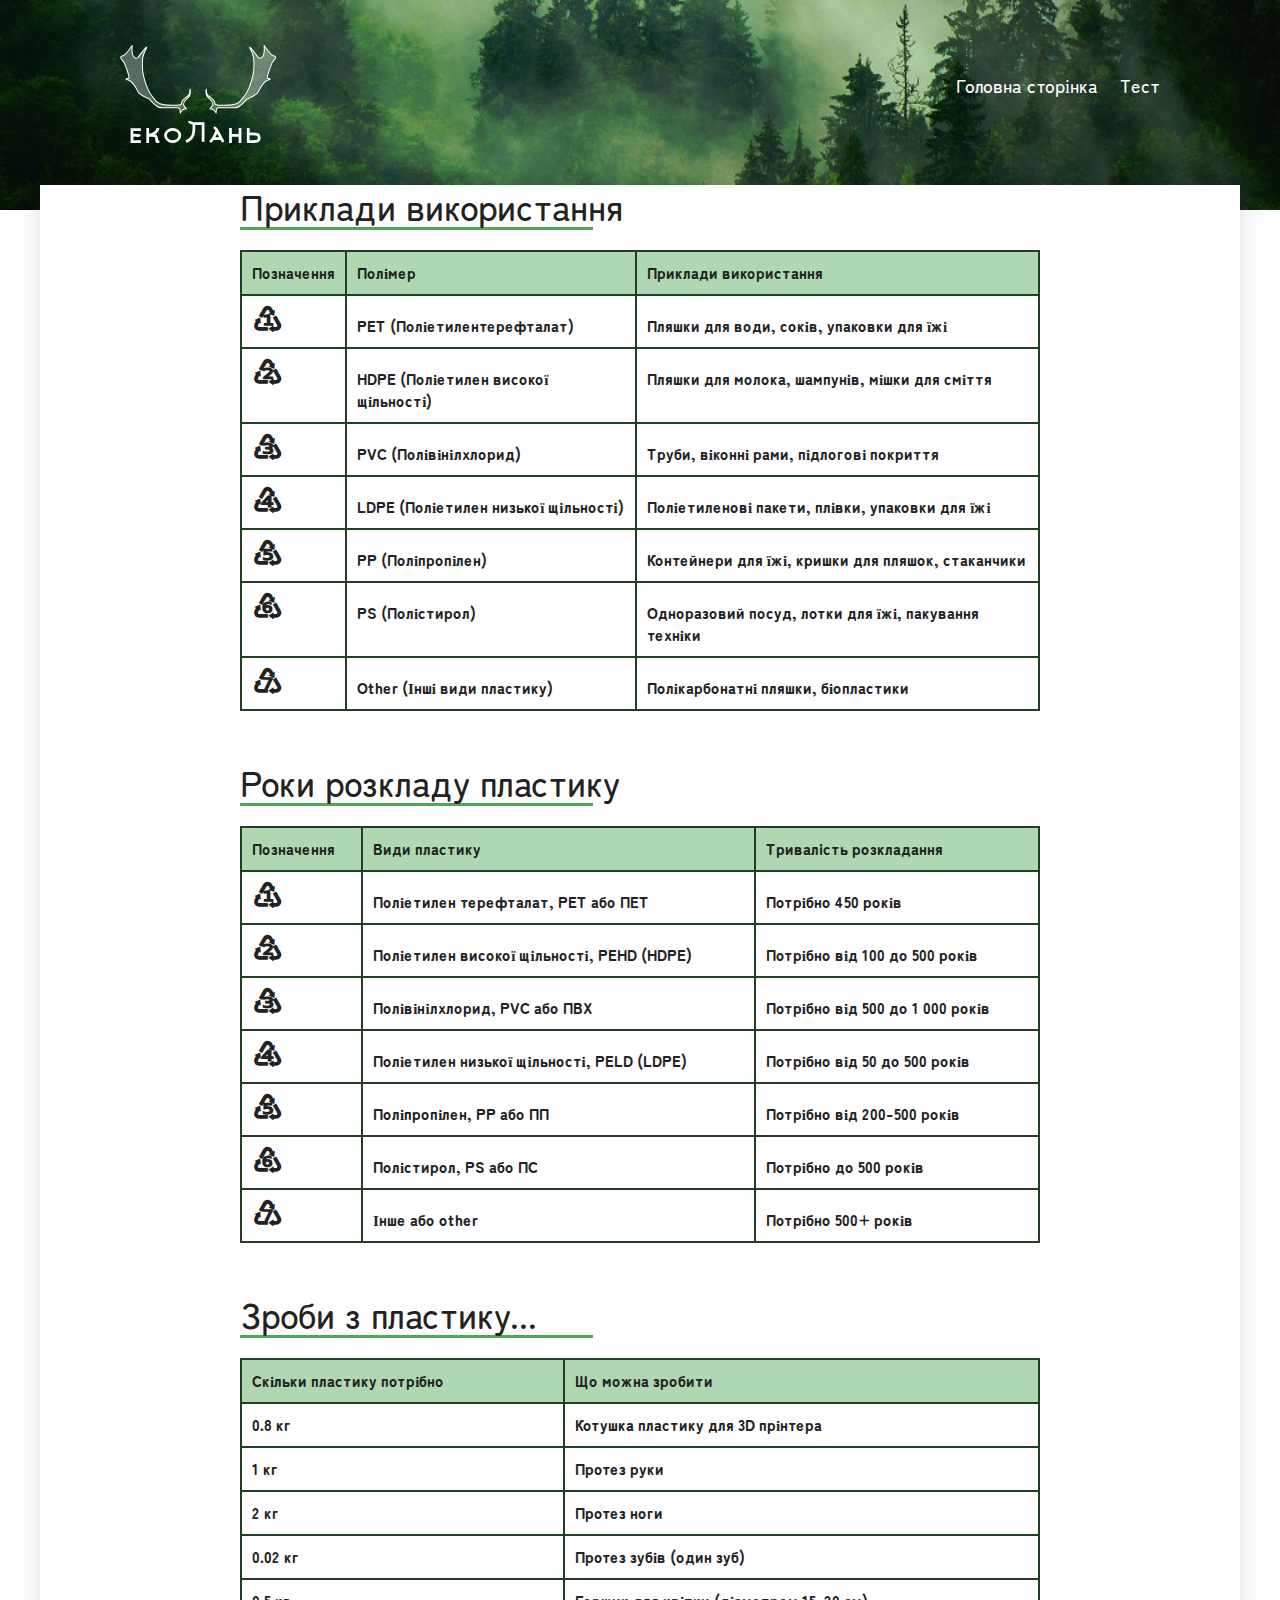
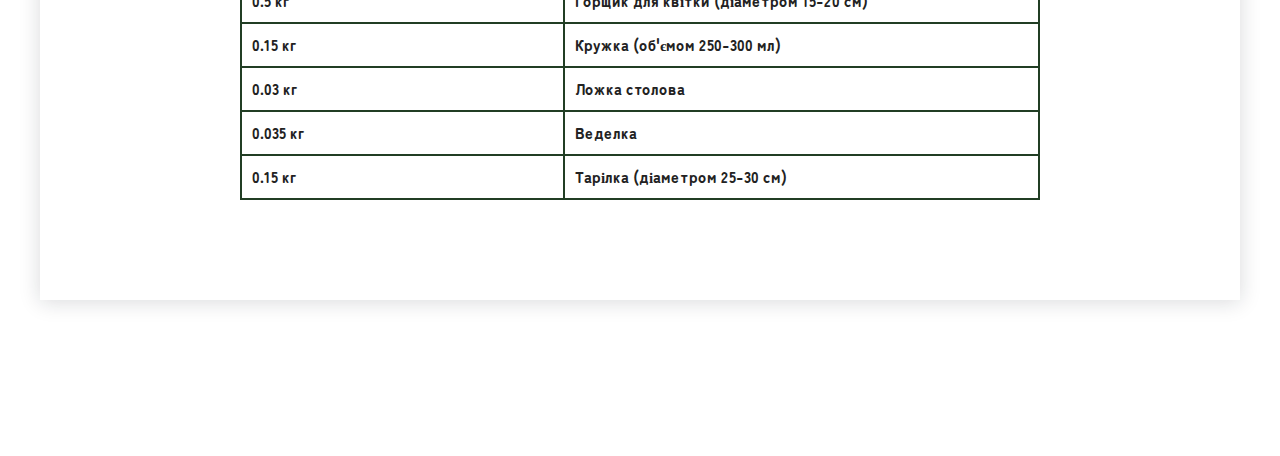
<file: Page-tabl.html>
<!DOCTYPE html>
<html lang="ua">
    <head>
        <meta charset="UTF-8" />
        <meta name="viewport" content="width=device-width, initial-scale=1.0" />
        <title>Пластик в таблицях</title>
        <link
            rel="stylesheet"
            href="https://cdn.jsdelivr.net/npm/swiper@11/swiper-bundle.min.css"
        />
        <link rel="stylesheet" href="./CSS/style.css" />
    </head>
    <body>
        <!-- Header start -->
        <header class="header">
            <div class="wrapper">
                <div class="header___wrapper2">
                    <div class="header___logo">
                        <a href="index.html" class="header___logo-link">
                            <img
                                src="./img/svg/odigo-logo.svg"
                                alt="ЕкоЛань"
                                class="header___logo-pic"
                            />
                        </a>
                    </div>
                </div>
                <nav class="header___nav">
                    <ul class="header___list2">
                        <li class="header___item">
                            <a href="index.html" class="header___link"
                                >Головна сторінка</a
                            >
                        </li>
                         <li class="header___item">
                            <a href="test.html" class="header___link">Тест</a>
                        </li>
                    </ul>
                </nav>
            </div>
        </header>
        <!-- Header end -->
        <main class="main">
            <!-- Intro start -->

            <section class="intro2">
                <div class="wrapper"></div>
            </section>
            <!-- Intro end -->

            <!-- Benefits start -->
            <section class="benefits">
                <div class="benefits___wrap2">
                    <div class="wrapper-table">
                        <h1 class="section-title">Приклади використання</h1>
                        <div class="wrapper-full">
                            <table class="tab">
                                <tr>
                                    <th>Позначення</th>
                                    <th>Полімер</th>
                                    <th>Приклади використання</th>
                                </tr>
                                <tr>
                                    <td class="pl-text">♳</td>
                                    <td>PET (Поліетилентерефталат)</td>
                                    <td>
                                        Пляшки для води, соків, упаковки для їжі 
                                    </td>
                                </tr>
                                <tr>
                                    <td class="pl-text">♴</td>
                                    <td>HDPE (Поліетилен високої щільності)</td>
                                    <td>Пляшки для молока, шампунів, мішки для сміття</td>
                                </tr>
                                <tr>
                                    <td class="pl-text">♵</td>
                                    <td>PVC (Полівінілхлорид)</td>
                                    <td>
                                        Труби, віконні рами, підлогові покриття
                                    </td>
                                </tr>
                                <tr>
                                    <td class="pl-text">♶</td>
                                    <td>LDPE (Поліетилен низької щільності)</td>
                                    <td>Поліетиленові пакети, плівки, упаковки для їжі</td>
                                </tr>
                                <tr>
                                    <td class="pl-text">♷</td>
                                    <td>PP (Поліпропілен)</td>
                                    <td>Контейнери для їжі, кришки для пляшок, стаканчики</td>
                                </tr>
                                <tr>
                                    <td class="pl-text">♸</td>
                                    <td>PS (Полістирол)</td>
                                    <td>Одноразовий посуд, лотки для їжі, пакування техніки</td>
                                </tr>
                                <tr>
                                    <td class="pl-text">♹</td>
                                    <td>Other (Інші види пластику)</td>
                                    <td>Полікарбонатні пляшки, біопластики</td>
                                </tr>
                            </table>
                            <h1 class="section-title">
                                Роки розкладу пластику
                            </h1>
                            <table class="tab">
                                <tr>
                                     <th>Позначення</th>
                                    <th>Види пластику</th>
                                    <th>Тривалiсть розкладання</th>
                                </tr>
                                <tr>
                                    <td class="pl-text">♳</td>
                                    <td>Поліетилен терефталат, PET або ПЕТ</td>
                                    <td>Потрібно 450 років</td>
                                </tr>
                                <tr>
                                    <td class="pl-text">♴</td>
                                    <td>
                                        Поліетилен високої щільності, PEHD
                                        (HDPE)
                                    </td>
                                    <td>Потрібно від 100 до 500 років</td>
                                </tr>
                                <tr>
                                     <td class="pl-text">♵</td>
                                    <td>Полівінілхлорид, PVC або ПВХ</td>
                                    <td>Потрібно від 500 до 1 000 років</td>
                                </tr>
                                <tr>
                                     <td class="pl-text">♶</td>
                                    <td>
                                        Поліетилен низької щільності, PELD
                                        (LDPE)
                                    </td>
                                    <td>Потрібно від 50 до 500 років</td>
                                </tr>
                                <tr>
                                    <td class="pl-text">♷</td>
                                    <td>Поліпропілен, PP або ПП</td>
                                    <td>Потрібно від 200-500 років</td>
                                </tr>
                                <tr>
                                     <td class="pl-text">♸</td>
                                    <td>Полістирол, PS або ПС</td>
                                    <td>Потрібно до 500 років</td>
                                </tr>
                                <tr>
                                    <td class="pl-text">♹</td>
                                    <td>Інше або оther</td>
                                    <td>Потрібно 500+ років</td>
                                </tr>
                            </table>
                           <h1 class="section-title">Зроби з пластику...</h1>
                        <div class="wrapper-full">
                            <table>
                                <tr>
                                    <th>Скільки пластику потрібно</th>
                                    <th>Що можна зробити</th>
                                </tr>
                                <tr>
                                    <td>0.8 кг</td>
                                    <td>Котушка пластику для 3D прінтера</td>
                                </tr>
                                <tr>
                                    <td>1 кг</td>
                                    <td>Протез руки</td>
                                </tr>
                                <tr>
                                    <td>2 кг</td>
                                    <td>Протез ноги</td>
                                </tr>
                                <tr>
                                    <td>0.02 кг</td>
                                    <td>Протез зубів (один зуб)</td>
                                </tr>
                                <tr>
                                    <td>0.5 кг</td>
                                    <td>
                                        Горщик для квітки (діаметром 15-20 см)
                                    </td>
                                </tr>
                                <tr>
                                    <td>0.15 кг</td>
                                    <td>Кружка (об'ємом 250-300 мл)</td>
                                </tr>
                                <tr>
                                    <td>0.03 кг</td>
                                    <td>Ложка столова</td>
                                </tr>
                                <tr>
                                    <td>0.035 кг</td>
                                    <td>Веделка</td>
                                </tr>
                                <tr>
                                    <td>0.15 кг</td>
                                    <td>Тарілка (діаметром 25-30 см)</td>
                                </tr>
                            </table>
                        </div>
                        </div>
                    </div>
                </div>
            </section>
            <!-- Benefits end -->
        </main>
        <script src="./js/script.js"></script>
    </body>
</html>
</file>
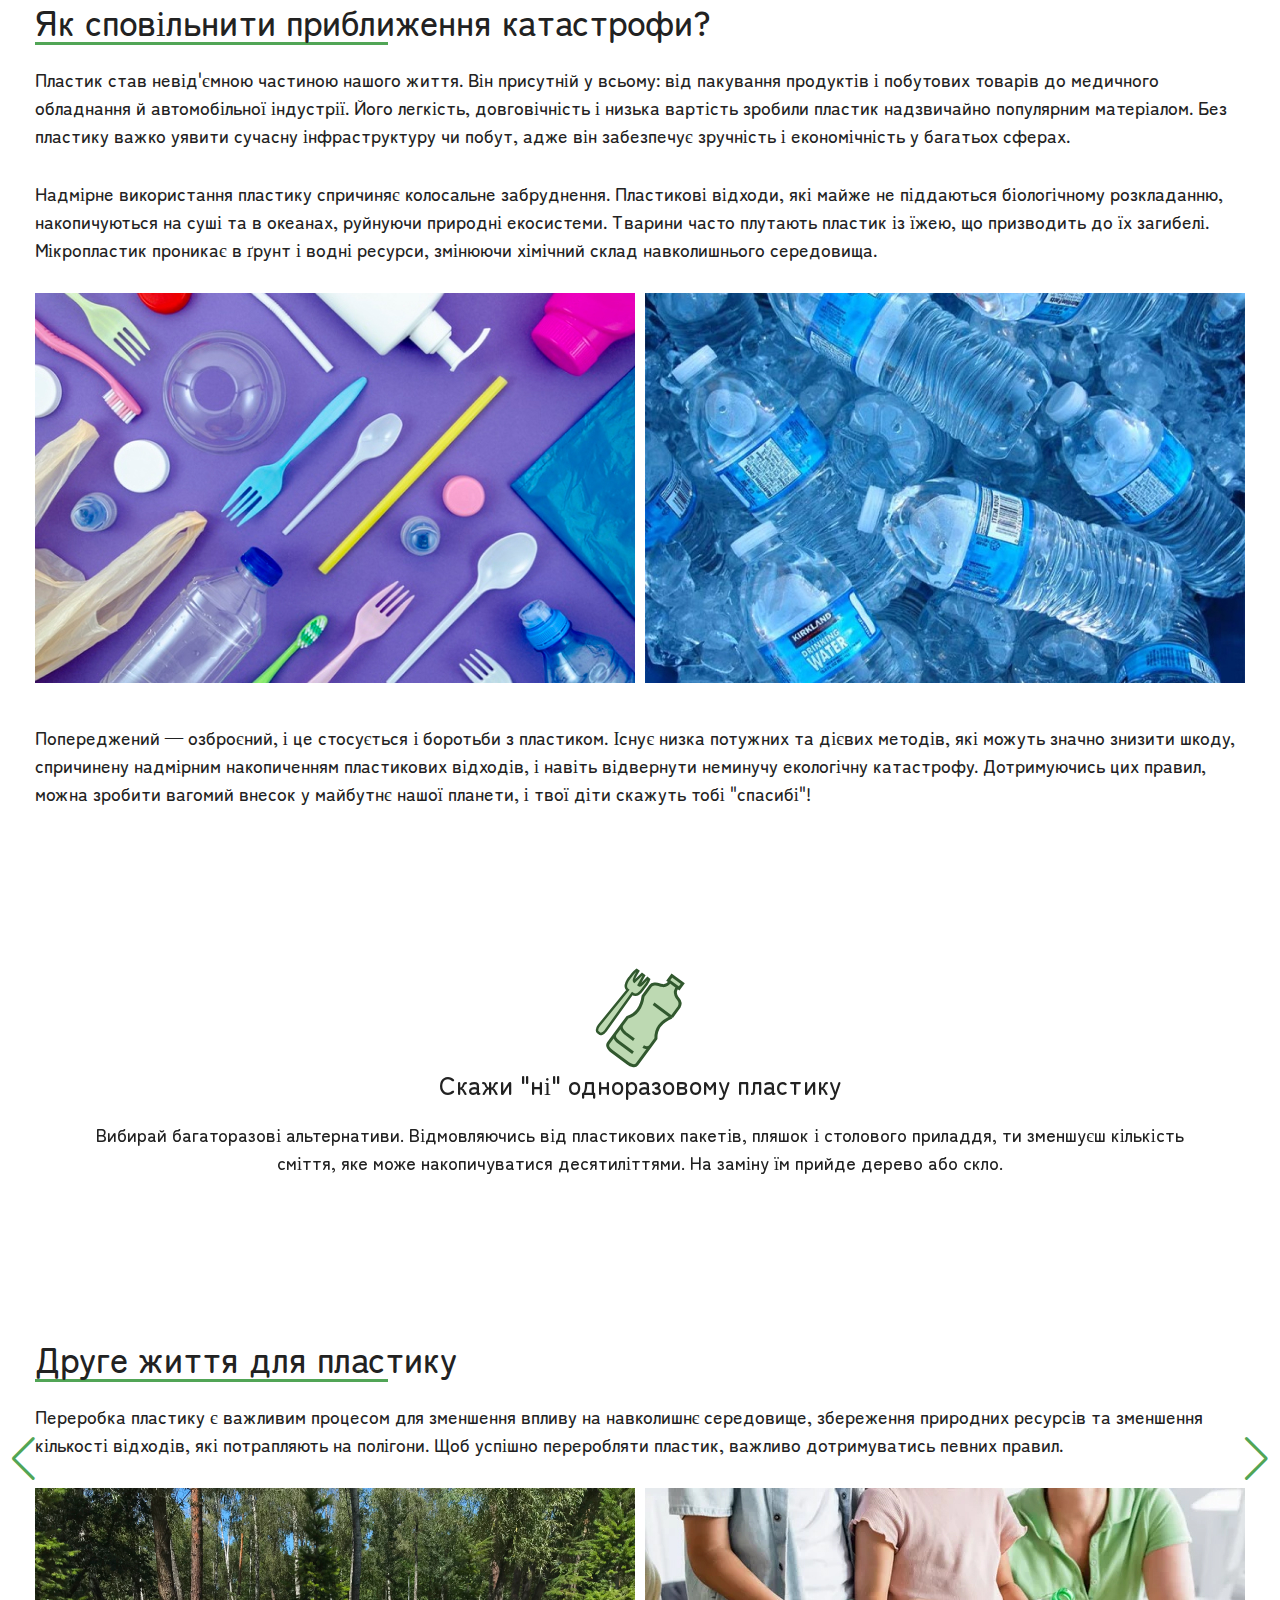
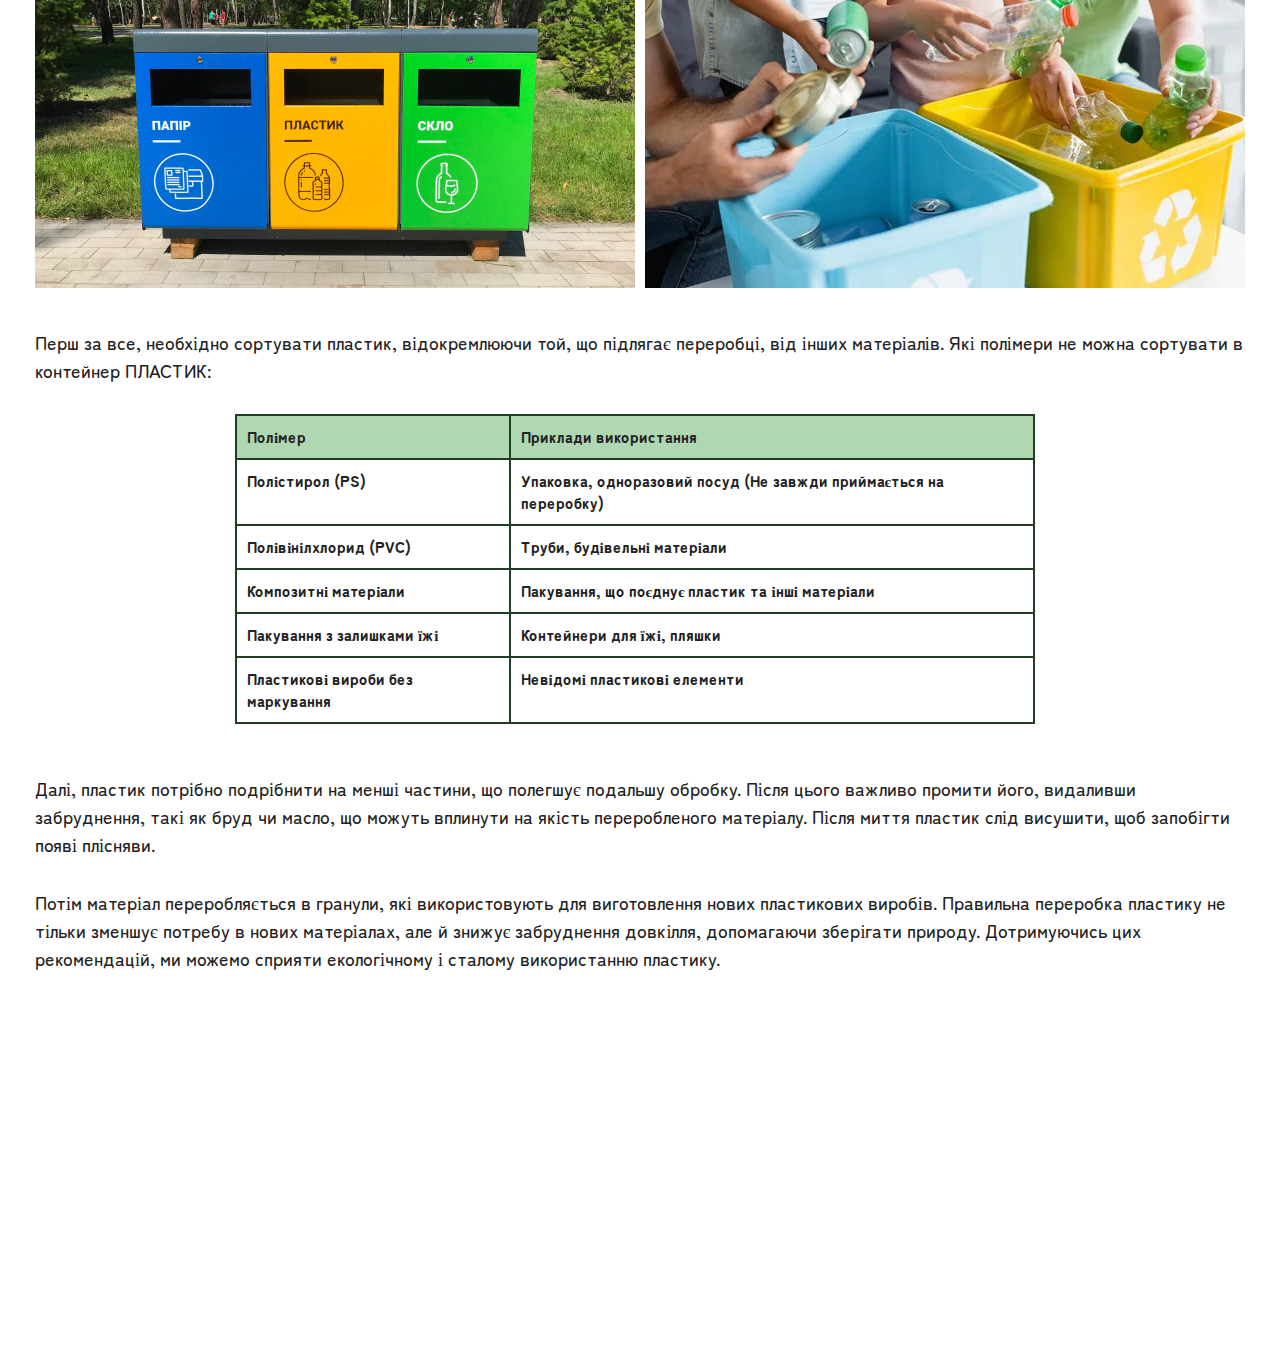
<file: recycling.html>
<!DOCTYPE html>
<html lang="ua">
    <head>
        <meta charset="UTF-8" />
        <meta name="viewport" content="width=device-width, initial-scale=1.0" />
        <title>Пластикове забруднення: виклик для майбутнього</title>
        <link
            rel="stylesheet"
            href="https://cdn.jsdelivr.net/npm/swiper@11/swiper-bundle.min.css"
        />
        <link rel="stylesheet" href="./CSS/style.css" />
    </head>
  <body>
                    <div class="wrapper-full">
                    <h1 class="section-title">
                        Як сповільнити приближення катастрофи?
                    </h1>
                    <p class="section-desc">
                        Пластик став невід'ємною частиною нашого життя. Він
                        присутній у всьому: від пакування продуктів і побутових
                        товарів до медичного обладнання й автомобільної
                        індустрії. Його легкість, довговічність і низька
                        вартість зробили пластик надзвичайно популярним
                        матеріалом. Без пластику важко уявити сучасну
                        інфраструктуру чи побут, адже він забезпечує зручність і
                        економічність у багатьох сферах.
                    </p>
                    <p class="section-desc">
                        Надмірне використання пластику спричиняє колосальне
                        забруднення. Пластикові відходи, які майже не піддаються
                        біологічному розкладанню, накопичуються на суші та в
                        океанах, руйнуючи природні екосистеми. Тварини часто
                        плутають пластик із їжею, що призводить до їх загибелі.
                        Мікропластик проникає в ґрунт і водні ресурси, змінюючи
                        хімічний склад навколишнього середовища.
                    </p>
                    <div class="plastic__cards">
                        <div class="plastic__card">
                            <a
                                href="https://liza.ua/lifestyle/house/opasnyj-plastik-chto-delat-chtoby-umenshit-ego-potreblenie/"
                                class="tooltip image-link"
                            >
                                <img
                                    src="./img/Plastic-demonstration.jpg"
                                    alt="Demonstration of plastic waste"
                                />
                                <span class="tooltip-text"
                                    >Взято з Жіночий онлайн-журнал “Ліза”</span
                                >
                            </a>
                        </div>
                        <div class="plastic__card">
                            <a
                                href="https://greentalk.com.ua/chto-ekologichnee-steklo-ili-plastik"
                                class="tooltip image-link"
                            >
                                <img
                                    src="./img/plastic-bottle.jpg"
                                    alt="plastic"
                                />
                                <span class="tooltip-text"
                                    >Взято з Greentalk</span
                                >
                            </a>
                        </div>
                    </div>
                    <div class="wrapper-full">
                        <p class="section-desc">
                            Попереджений — озброєний, і це стосується і боротьби
                            з пластиком. Існує низка потужних та дієвих методів,
                            які можуть значно знизити шкоду, спричинену
                            надмірним накопиченням пластикових відходів, і
                            навіть відвернути неминучу екологічну катастрофу.
                            Дотримуючись цих правил, можна зробити вагомий
                            внесок у майбутнє нашої планети, і твої діти скажуть
                            тобі "спасибі"!
                        </p>
                    </div>
                    <section class="plastic">
                        <div class="wrapper-full">
                            <div class="swiper">
                                <div class="swiper-wrapper">
                                    <div
                                        class="swiper-slide plastic__info-card"
                                    >
                                        <div class="plastic__card-pic">
                                            <img
                                                src="./img/svg/Bottle.svg"
                                                class="plastic__card-thump"
                                                alt="PET Plastic"
                                            />
                                        </div>
                                        <h2 class="plastic__card-title">
                                            Скажи "ні" одноразовому пластику
                                        </h2>
                                        <p class="plastic__cart-desc">
                                            Вибирай багаторазові альтернативи.
                                            Відмовляючись від пластикових
                                            пакетів, пляшок і столового
                                            приладдя, ти зменшуєш кількість
                                            сміття, яке може накопичуватися
                                            десятиліттями. На заміну їм прийде
                                            дерево або скло.
                                        </p>
                                    </div>
                                    <div
                                        class="swiper-slide plastic__info-card"
                                    >
                                        <div class="plastic__card-pic">
                                            <img
                                                src="./img/svg/recycling.svg"
                                                class="plastic__card-thump"
                                                alt="PET Plastic"
                                            />
                                        </div>
                                        <h2 class="plastic__card-title">
                                            Сортуй відходи
                                        </h2>
                                        <p class="plastic__cart-desc">
                                            Зменшити навантаження на
                                            сміттєзвалища і дозволяє повторно
                                            використовувати матеріали.
                                            Сортування сміття вдома — це
                                            простий, але важливий крок
                                        </p>
                                    </div>
                                    <div
                                        class="swiper-slide plastic__info-card"
                                    >
                                        <div class="plastic__card-pic">
                                            <img
                                                src="./img/svg/eco.svg"
                                                class="plastic__card-thump"
                                                alt="PET Plastic"
                                            />
                                        </div>
                                        <h2 class="plastic__card-title">
                                            Підтримуй екологічні ініціативи
                                        </h2>
                                        <p class="plastic__cart-desc">
                                            Роби вибір на користь біорозкладних
                                            продуктів і підтримуй компанії, які
                                            дбають про екологію. Бери участь в
                                            прибиранні пляжів та лісів, поважай
                                            оточуючих та не засоряй оточення.
                                        </p>
                                    </div>
                                    <div
                                        class="swiper-slide plastic__info-card"
                                    >
                                        <div class="plastic__card-pic">
                                            <img
                                                src="./img/svg/Family.svg"
                                                class="plastic__card-thump"
                                                alt="PET Plastic"
                                            />
                                        </div>
                                    
                                        <h2 class="plastic__card-title">
                                            Залучай дітей до екологічної освіти
                                        </h2>
                                        <p class="plastic__cart-desc">
                                            Розкажи їм, чому важливо піклуватися
                                            про планету. Навчивши їх правильному
                                            поводженню з відходами, ти передаси
                                            їм цінні знання для майбутнього.
                                        </p>
                                     
                                    </div>
                                </div>
                            </div>
                                <!-- If we need pagination -->
                                <div class="swiper-pagination"></div>

                                <!-- If we need navigation buttons -->
                                <div class="swiper-button-prev"></div>
                                <div class="swiper-button-next"></div>
                            </div>
                        <div class="wrapper-full">
                            <h1 class="section-title">
                                Друге життя для пластику
                            </h1>
                            <p class="section-desc">
                                Переробка пластику є важливим процесом для
                                зменшення впливу на навколишнє середовище,
                                збереження природних ресурсів та зменшення
                                кількості відходів, які потрапляють на полігони.
                                Щоб успішно переробляти пластик, важливо
                                дотримуватись певних правил.
                            </p>
                            <div class="plastic__cards">
                                <div class="plastic__card">
                                    <a
                                        href="https://uk.wikipedia.org/wiki/%D0%A1%D0%BE%D1%80%D1%82%D1%83%D0%B2%D0%B0%D0%BD%D0%BD%D1%8F_%D1%81%D0%BC%D1%96%D1%82%D1%82%D1%8F"
                                        class="tooltip image-link"
                                    >
                                        <img src="./img/Tresh.jpg" />
                                        <span class="tooltip-text"
                                            >Взято з Вікіпедії</span
                                        >
                                    </a>
                                </div>
                                <div class="plastic__card">
                                    <a
                                        href="https://depositphotos.com/ru/photos/%D1%81%D0%BE%D1%80%D1%82%D0%B8%D1%80%D0%BE%D0%B2%D0%BA%D0%B0-%D0%BE%D1%82%D1%85%D0%BE%D0%B4%D0%BE%D0%B2.html"
                                        class="tooltip image-link"
                                    >
                                        <img src="./img/sort.jpg" />
                                        <span class="tooltip-text"
                                            >Взято з Depositphotos</span
                                        >
                                    </a>
                                </div>
                            </div>
                            <p class="section-desc">
                                Перш за все, необхідно сортувати пластик,
                                відокремлюючи той, що підлягає переробці, від
                                інших матеріалів. Які полімери не можна
                                сортувати в контейнер ПЛАСТИК:
                            </p>
                            <div class="wrapper-table">
                                <table>
                                    <tr>
                                        <th>Полімер</th>
                                        <th>Приклади використання</th>
                                    </tr>
                                    <tr>
                                        <td>Полістирол (PS)</td>
                                        <td>
                                            Упаковка, одноразовий посуд (Не
                                            завжди приймається на переробку)
                                        </td>
                                    </tr>
                                    <tr>
                                        <td>Полівінілхлорид (PVC)</td>
                                        <td>Труби, будівельні матеріали</td>
                                    </tr>
                                    <tr>
                                        <td>Композитні матеріали</td>
                                        <td>
                                            Пакування, що поєднує пластик та
                                            інші матеріали
                                        </td>
                                    </tr>
                                    <tr>
                                        <td>Пакування з залишками їжі</td>
                                        <td>Контейнери для їжі, пляшки</td>
                                    </tr>
                                    <tr>
                                        <td>
                                            Пластикові вироби без маркування
                                        </td>
                                        <td>Невідомі пластикові елементи</td>
                                    </tr>
                                </table>
                            </div>
                            <p class="section-desc">
                                Далі, пластик потрібно подрібнити на менші
                                частини, що полегшує подальшу обробку. Після
                                цього важливо промити його, видаливши
                                забруднення, такі як бруд чи масло, що можуть
                                вплинути на якість переробленого матеріалу.
                                Після миття пластик слід висушити, щоб запобігти
                                появі плісняви.
                            </p>
                            <p class="section-desc">
                                Потім матеріал переробляється в гранули, які
                                використовують для виготовлення нових
                                пластикових виробів. Правильна переробка
                                пластику не тільки зменшує потребу в нових
                                матеріалах, але й знижує забруднення довкілля,
                                допомагаючи зберігати природу. Дотримуючись цих
                                рекомендацій, ми можемо сприяти екологічному і
                                сталому використанню пластику.
                            </p>
                            <div class="video">
                                <iframe
                                    width="560"
                                    height="315"
                                    src="https://www.youtube.com/embed/cDCEiLhkgK8?si=j_A24b0534-SCOoJ"
                                    title="YouTube video player"
                                    frameborder="0"
                                    allow="accelerometer; autoplay; clipboard-write; encrypted-media; gyroscope; picture-in-picture; web-share"
                                    referrerpolicy="strict-origin-when-cross-origin"
                                    allowfullscreen
                                ></iframe>
                            </div>
                        </div>
                    </section>
</body>
</file>
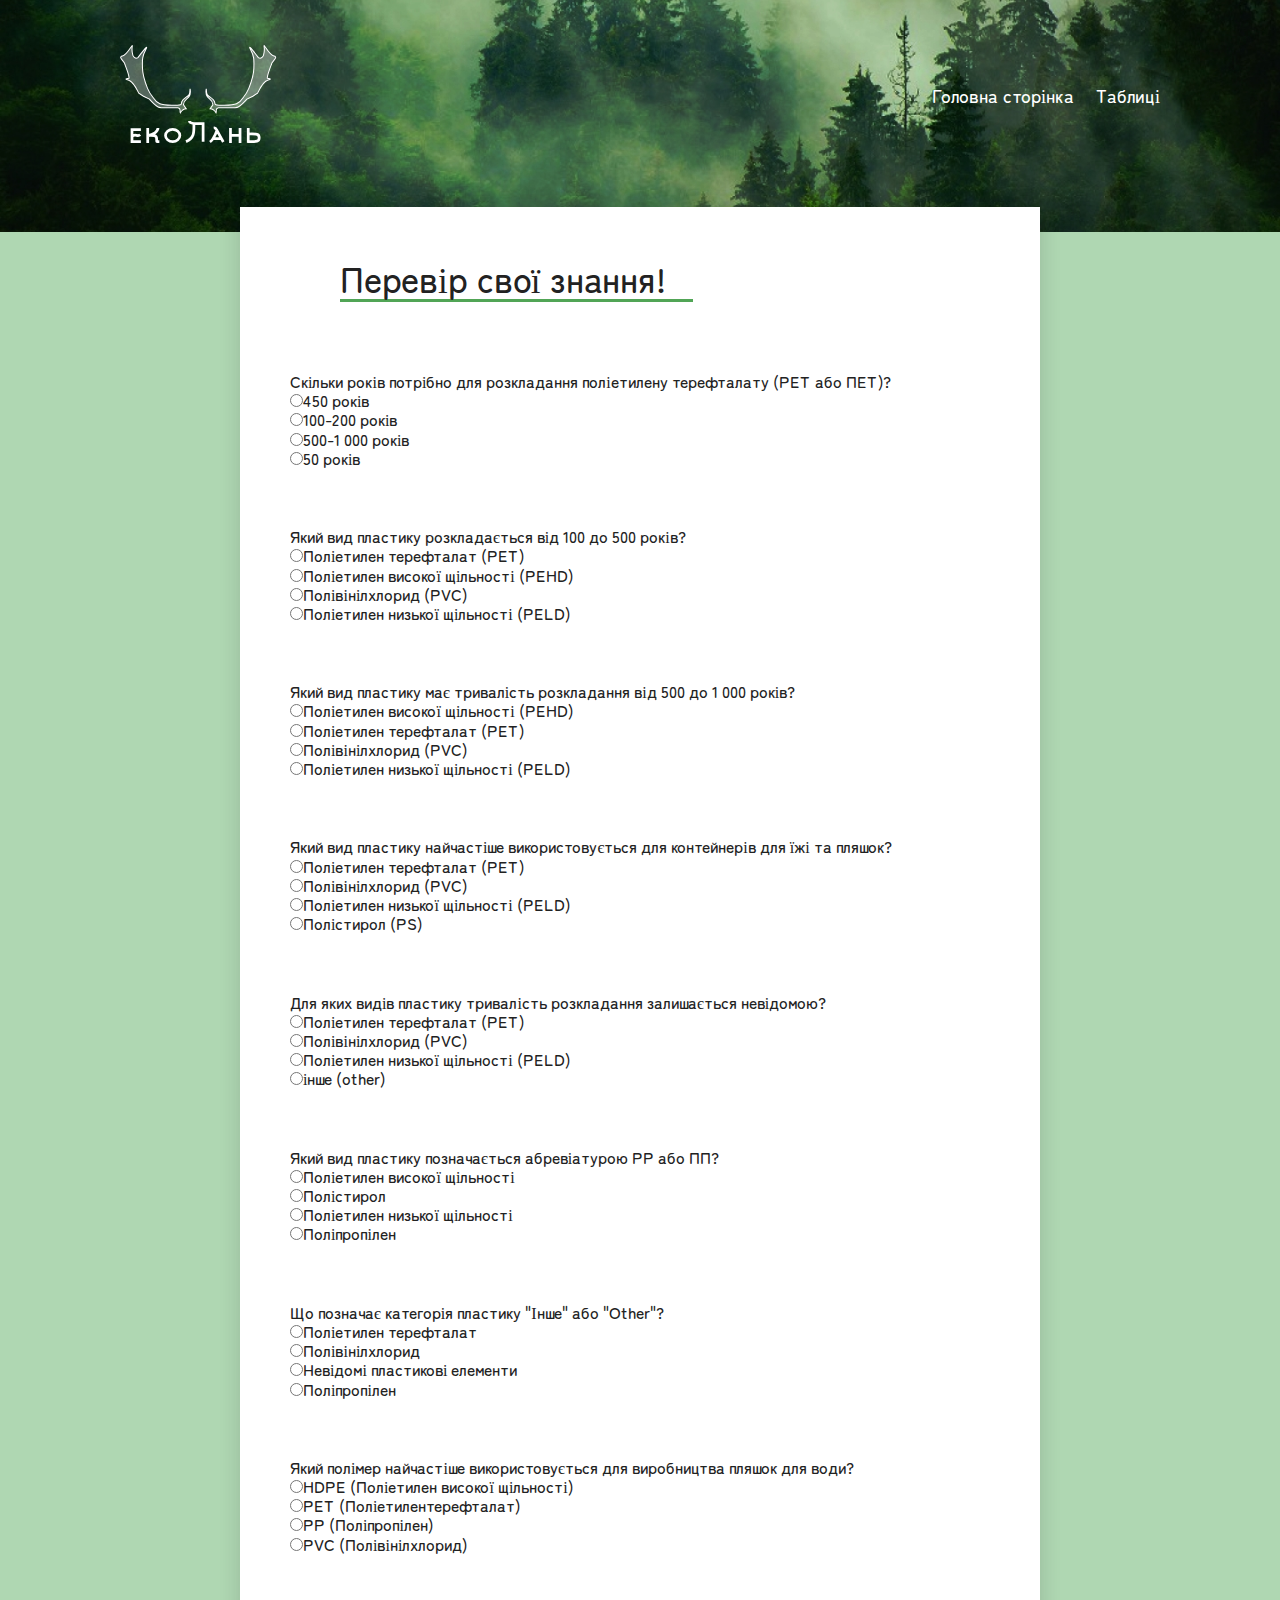
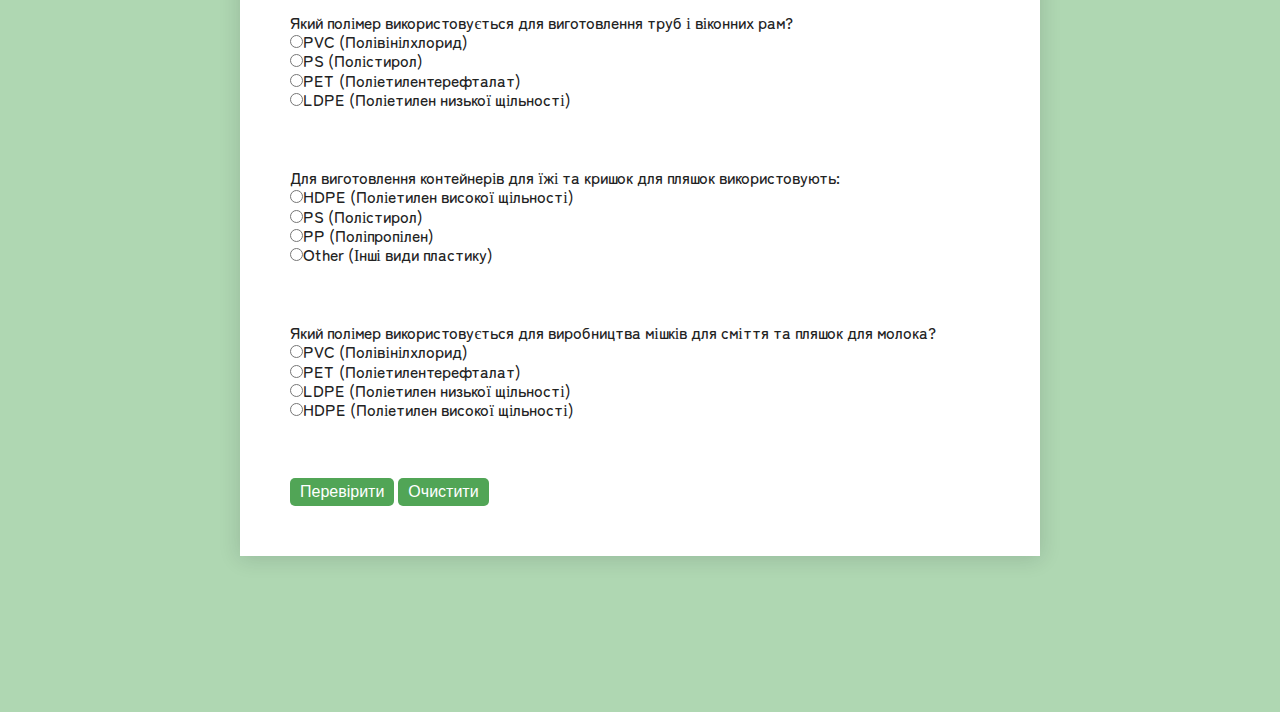
<file: test.html>
<!DOCTYPE html>
<html lang="ua">
    <head>
        <meta charset="UTF-8" />
        <meta name="viewport" content="width=device-width, initial-scale=1.0" />
        <title>Сайт-проєкт на тему екології</title>
        <link
            rel="stylesheet"
            href="https://cdn.jsdelivr.net/npm/swiper@11/swiper-bundle.min.css"
        />
        <link rel="stylesheet" href="./CSS/style.css" />
         <style>
            body {
                background-color: #afd7b2;
            }
        </style>
    </head>
    <body>
        <!-- Header start -->
        <header class="header">
            <div class="wrapper">
                <div class="header___wrapper">
                    <div class="header___logo">
                        <a href="index.html" class="header___logo-link">
                            <img
                                src="./img/svg/odigo-logo.svg"
                                alt="ЕкоЛань"
                                class="header___logo-pic"
                            />
                        </a>
                    </div>
                </div>
                <nav class="header___nav">
                    <ul class="header___list">
                        <li class="header___item">
                            <a href="index.html" class="header___link"
                                >Головна сторінка</a
                            >
                        </li>
                         <li class="header___item">
                            <a href="Page-tabl.html" class="header___link"
                                >Таблиці</a
                            >
                        </li>
                    </ul>
                </nav>
            
            </div>
        </header>
        <!-- Header end -->
        <main class="main">
            <!-- Intro start -->

            <section class="intro3">
                <div class="wrapper">
                    <h1 class="intro___title"></h1>
                </div>
            </section>
            <!-- Intro end -->

            <!-- Benefits start -->
             <section class="benefits">
                <div class="benefits___wrap3">
                    <h1 class="benefits___title-test">Перевір свої знання!</h1>
                    <form class="form__test" name="frm">
                        <fieldset>
                            <legend>
                                Скільки років потрібно для розкладання
                                поліетилену терефталату (PET або ПЕТ)?
                            </legend>
                            <input type="radio" name="q1" />450 років
                            <span id="p1"></span><br />
                            <input type="radio" name="q1" />100-200 років
                            <br />
                            <input type="radio" name="q1" />500-1 000 років
                            <br />
                            <input type="radio" name="q1" />50 років
                            <br />
                            <p id="v1" class="answear-text">&nbsp;</p>
                        </fieldset>
                        <fieldset>
                            <legend>
                                Який вид пластику розкладається від 100 до 500
                                років?
                            </legend>
                            <input type="radio" name="q2" />Поліетилен
                            терефталат (PET) <br />
                            <input type="radio" name="q2" />Поліетилен високої
                            щільності (PEHD) <span id="p2"></span><br />
                            <input type="radio" name="q2" />Полівінілхлорид
                            (PVC) <br />
                            <input type="radio" name="q2" />Поліетилен низької
                            щільності (PELD)<br />
                            <p id="v2" class="answear-text">&nbsp;</p>
                        </fieldset>
                        <fieldset>
                            <legend>
                                Який вид пластику має тривалість розкладання від
                                500 до 1 000 років?
                            </legend>
                            <input type="radio" name="q3" />Поліетилен високої
                            щільності (PEHD)<br />
                            <input type="radio" name="q3" />Поліетилен
                            терефталат (PET) <br />
                            <input type="radio" name="q3" />Полівінілхлорид
                            (PVC) <span id="p3"></span><br />
                            <input type="radio" name="q3" />Поліетилен низької
                            щільності (PELD)<br />
                            <p id="v3" class="answear-text">&nbsp;</p>
                        </fieldset>
                        <fieldset>
                            <legend>
                                Який вид пластику найчастіше використовується
                                для контейнерів для їжі та пляшок?
                            </legend>
                            <input type="radio" name="q4" />Поліетилен
                            терефталат (PET)<br />
                            <input type="radio" name="q4" />Полівінілхлорид
                            (PVC) <br />
                            <input type="radio" name="q4" />Поліетилен низької
                            щільності (PELD) <span id="p4"></span><br />
                            <input type="radio" name="q4" />Полістирол (PS)<br />
                            <p id="v4" class="answear-text">&nbsp;</p>
                        </fieldset>
                        <fieldset>
                            <legend>
                                Для яких видів пластику тривалість розкладання
                                залишається невідомою?
                            </legend>
                            <input type="radio" name="q5" />Поліетилен
                            терефталат (PET)<br />
                            <input type="radio" name="q5" />Полівінілхлорид
                            (PVC) <br />
                            <input type="radio" name="q5" />Поліетилен низької
                            щільності (PELD)<br />
                            <input type="radio" name="q5" />інше (other)
                            <span id="p5"></span><br />
                            <p id="v5" class="answear-text">&nbsp;</p>
                        </fieldset>
                        <fieldset>
                            <legend>
                                Який вид пластику позначається абревіатурою PP
                                або ПП?
                            </legend>
                            <input type="radio" name="q6" />Поліетилен високої
                            щільності<br />
                            <input type="radio" name="q6" />Полістирол <br />
                            <input type="radio" name="q6" />Поліетилен низької
                            щільності<br />
                            <input type="radio" name="q6" />Поліпропілен
                            <span id="p6"></span><br />
                            <p id="v6" class="answear-text">&nbsp;</p>
                        </fieldset>
                        <fieldset>
                            <legend>
                                Що позначає категорія пластику "Інше" або
                                "Other"?
                            </legend>
                            <input type="radio" name="q7" />Поліетилен
                            терефталат<br />
                            <input
                                type="radio"
                                name="q7"
                            />Полівінілхлорид<br />
                            <input type="radio" name="q7" />Невідомі пластикові
                            елементи<span id="p7"></span><br />
                            <input type="radio" name="q7" />Поліпропілен
                            <br />
                            <p id="v7" class="answear-text">&nbsp;</p>
                        </fieldset>
                        <fieldset>
                            <legend>
                                Який полімер найчастіше використовується для
                                виробництва пляшок для води?
                            </legend>
                            <input type="radio" name="q8" />HDPE (Поліетилен
                            високої щільності)<br />
                            <input type="radio" name="q8" />PET
                            (Поліетилентерефталат)<span id="p8"></span><br />
                            <input type="radio" name="q8" />PP (Поліпропілен)<br />
                            <input type="radio" name="q8" />PVC
                            (Полівінілхлорид)
                            <br />
                            <p id="v8" class="answear-text">&nbsp;</p>
                        </fieldset>
                        <fieldset>
                            <legend>
                                Який полімер використовується для виготовлення
                                труб і віконних рам?
                            </legend>
                            <input type="radio" name="q9" />PVC
                            (Полівінілхлорид)<span id="p9"></span><br />
                            <input type="radio" name="q9" />PS (Полістирол)<br />
                            <input type="radio" name="q9" />PET
                            (Поліетилентерефталат)<br />
                            <input type="radio" name="q9" />LDPE (Поліетилен
                            низької щільності)
                            <br />
                            <p id="v9" class="answear-text">&nbsp;</p>
                        </fieldset>
                        <fieldset>
                            <legend>
                                Для виготовлення контейнерів для їжі та кришок
                                для пляшок використовують:
                            </legend>
                            <input type="radio" name="q10" />HDPE (Поліетилен
                            високої щільності)<br />
                            <input type="radio" name="q10" />PS (Полістирол)<br />
                            <input type="radio" name="q10" />PP
                            (Поліпропілен)<span id="p10"></span><br />
                            <input type="radio" name="q10" />Other (Інші види
                            пластику)
                            <br />
                            <p id="v10" class="answear-text">&nbsp;</p>
                        </fieldset>
                        <fieldset>
                            <legend>
                                Який полімер використовується для виробництва
                                мішків для сміття та пляшок для молока?
                            </legend>
                            <input type="radio" name="q11" />PVC
                            (Полівінілхлорид)<br />
                            <input type="radio" name="q11" />PET
                            (Поліетилентерефталат)<br />
                            <input type="radio" name="q11" />LDPE (Поліетилен
                            низької щільності)<br />
                            <input type="radio" name="q11" />HDPE (Поліетилен
                            високої щільності) <span id="p11"></span><br />
                            <p id="v11" class="answear-text">&nbsp;</p>
                        </fieldset>
                        <p>
                            <input
                                type="button"
                                onclick="check();"
                                value="Перевірити"
                                class="search-form___button"
                            />
                            <input
                                type="reset"
                                onclick="del();"
                                value="Очистити"
                                class="search-form___button"
                            />
                        </p>
                    </form>
                </div>
            </section>
            <!-- Benefits end -->
        </main>
        <script src="./js/script.js"></script>
    </body>
</html>
</file>
<file: CSS/style.css>
/*http://meyerweb.com/eric/tools/css/reset/
  v2.0-modified | 20110126
  License: none (public domain)
*/
* {
    box-sizing: border-box;
}

html,
body,
div,
span,
applet,
object,
iframe,
h1,
h2,
h3,
h4,
h5,
h6,
p,
blockquote,
pre,
a,
abbr,
acronym,
address,
big,
cite,
code,
del,
dfn,
em,
img,
ins,
kbd,
q,
s,
samp,
small,
strike,
strong,
sub,
sup,
tt,
var,
b,
u,
i,
center,
dl,
dt,
dd,
ol,
ul,
li,
fieldset,
form,
label,
legend,
table,
caption,
tbody,
tfoot,
thead,
tr,
th,
td,
article,
aside,
canvas,
details,
embed,
figure,
figcaption,
footer,
header,
hgroup,
menu,
nav,
output,
ruby,
section,
summary,
time,
mark,
audio,
video {
    margin: 0px;
    padding: 0;
    border: 0;
    font-size: 100%;
    font: inherit;
    vertical-align: baseline;
}

/* make sure to set some focus styles for accessibility */
:focus {
    outline: 0;
}

/* HTMLS display-role reset for older browsers */
article,
aside,
details,
figcaption,
figure,
footer,
header,
hgroup,
menu,
nav,
section {
    display: block;
}

body {
    line-height: 1;
    position: relative;
}

ol,
ul {
    list-style: none;
}

blockquote,
q {
    quotes: none;
}

blockquote:before,
blockquote:after,
q:before,
q:after {
    content: "";
    content: none;
}

table {
    border-collapse: collapse;
    border-spacing: 0;
}

input[type="search"]::-webkit-search-cancel-button,
input[type="search"]::-webkit-search-decoration,
input[type="search"]::-webkit-search-results-button,
input[type="search"]::-webkit-search-results-decoration {
    -webkit-appearance: none;
    -moz-appearance: none;
}

input[type="search"] {
    -webkit-appearance: none;
    -moz-appearance: none;
    -webkit-box-sizing: content-box;
    -moz-box-sizing: content-box;
    box-sizing: content-box;
}

textarea {
    overflow: auto;
    vertical-align: top;
    resize: vertical;
}

/**
 * Correct `inline-block` display not defined in IE 6/7/8/9 and Firefox 3.
 */

audio,
canvas,
video {
    display: inline-block;
    *display: inline;
    *zoom: 1;
    max-width: 100%;
}

/**
 * Prevent modern browsers from displaying `audio` without controls.
 * Remove excess height in iOS 5 devices.
 */

audio:not([controls]) {
    display: none;
    height: 0;
}

/**
 * Address styling not present in IE 7/8/9, Firefox 3, and Safari 4.
 * Known issue: no IE 6 support.
 */

[hidden] {
    display: none;
}

/**
 * 1. Correct text resizing oddly in IE 6/7 when body `font-size` is set using
 *    `em` units.
 * 2. Prevent iOS text size adjust after orientation change, without disabling
 *    user zoom.
 */

html {
    font-size: 100%; /* 1 */
    -webkit-text-size-adjust: 100%; /* 2 */
    -ms-text-size-adjust: 100%; /* 2 */
}

/**
 * Address `outline` inconsistency between Chrome and other browsers.
 */

a:focus {
    outline: thin dotted;
}

/**
 * Improve readability when focused and also mouse hovered in all browsers.
 */

a:active,
a:hover {
    outline: 0;
}

/**
 * 1. Remove border when inside `a` element in IE 6/7/8/9 and Firefox 3.
 * 2. Improve image quality when scaled in IE 7.
 */

img {
    border: 0; /* 1 */
    -ms-interpolation-mode: bicubic; /* 2 */
}

/**
 * Address margin not present in IE 6/7/8/9, Safari 5, and Opera 11.
 */

figure {
    margin: 0;
}

/**
 * Correct margin displayed oddly in IE 6/7.
 */

form {
    margin: 0;
}

/**
 * Define consistent border, margin, and padding.
 */

fieldset {
    border: 1px solid #c0c0c0;
    margin: 0 2px;
    padding: 0.35em 0.625em 0.75em;
}

/**
 * 1. Correct color not being inherited in IE 6/7/8/9.
 * 2. Correct text not wrapping in Firefox 3.
 * 3. Correct alignment displayed oddly in IE 6/7.
 */

legend {
    border: 0; /* 1 */
    padding: 0;
    white-space: normal; /* 2 */
    *margin-left: -7px; /* 3 */
}

/**
 * 1. Correct font size not being inherited in all browsers.
 * 2. Address margins set differently in IE 6/7, Firefox 3+, Safari 5,
 *    and Chrome.
 * 3. Improve appearance and consistency in all browsers.
 */

button,
input,
select,
textarea {
    font-size: 100%; /* 1 */
    margin: 0; /* 2 */
    vertical-align: baseline; /* 3 */
    *vertical-align: middle; /* 3 */
}

/**
 * Address Firefox 3+ setting `line-height` on `input` using `!important` in
 * the UA stylesheet.
 */

button,
input {
    line-height: normal;
}

/**
 * Address inconsistent `text-transform` inheritance for `button` and `select`.
 * All other form control elements do not inherit `text-transform` values.
 * Correct `button` style inheritance in Chrome, Safari 5+, and IE 6+.
 * Correct `select` style inheritance in Firefox 4+ and Opera.
 */

button,
select {
    text-transform: none;
}

/**
 * 1. Avoid the WebKit bug in Android 4.0.* where (2) destroys native `audio`
 *    and `video` controls.
 * 2. Correct inability to style clickable `input` types in iOS.
 * 3. Improve usability and consistency of cursor style between image-type
 *    `input` and others.
 * 4. Remove inner spacing in IE 7 without affecting normal text inputs.
 *    Known issue: inner spacing remains in IE 6.
 */

button,
html input[type="button"], /* 1 */
input[type="reset"],
input[type="submit"] {
    -webkit-appearance: button; /* 2 */
    cursor: pointer; /* 3 */
    *overflow: visible; /* 4 */
}

/**
 * Re-set default cursor for disabled elements.
 */

button[disabled],
html input[disabled] {
    cursor: default;
}

/**
 * 1. Address box sizing set to content-box in IE 8/9.
 * 2. Remove excess padding in IE 8/9.
 * 3. Remove excess padding in IE 7.
 *    Known issue: excess padding remains in IE 6.
 */

input[type="checkbox"],
input[type="radio"] {
    box-sizing: border-box; /* 1 */
    padding: 0; /* 2 */
    *height: 13px; /* 3 */
    *width: 13px; /* 3 */
}

/**
 * 1. Address `appearance` set to `searchfield` in Safari 5 and Chrome.
 * 2. Address `box-sizing` set to `border-box` in Safari 5 and Chrome
 *    (include `-moz` to future-proof).
 */

input[type="search"] {
    -webkit-appearance: textfield; /* 1 */
    -moz-box-sizing: content-box;
    -webkit-box-sizing: content-box; /* 2 */
    box-sizing: content-box;
}

/**
 * Remove inner padding and search cancel button in Safari 5 and Chrome
 * on OS X.
 */

input[type="search"]::-webkit-search-cancel-button,
input[type="search"]::-webkit-search-decoration {
    -webkit-appearance: none;
}

/**
 * Remove inner padding and border in Firefox 3+.
 */

button::-moz-focus-inner,
input::-moz-focus-inner {
    border: 0;
    padding: 0;
}

/**
 * 1. Remove default vertical scrollbar in IE 6/7/8/9.
 * 2. Improve readability and alignment in all browsers.
 */

textarea {
    overflow: auto; /* 1 */
    vertical-align: top; /* 2 */
}

/**
 * Remove most spacing between table cells.
 */

table {
    border-collapse: collapse;
    border-spacing: 0;
}

html,
button,
input,
select,
textarea {
    color: #222;
}

::-moz-selection {
    background: #b3d4fc;
    text-shadow: none;
}

::selection {
    background: #b3d4fc;
    text-shadow: none;
}

img {
    vertical-align: middle;
}

fieldset {
    border: 0;
    margin: 0;
    padding: 0;
}

textarea {
    resize: vertical;
}

.chromeframe {
    margin: 0.2em 0;
    background: #ccc;
    color: #000;
    padding: 0.2em 0;
}

/* zen-maru-gothic-500 - cyrillic_latin */
@font-face {
    font-display: swap; /* Check https://developer.mozilla.org/en-US/docs/Web/CSS/@font-face/font-display for other options. */
    font-family: "Zen Maru Gothic";
    font-style: normal;
    font-weight: 500;
    src: url("../fonts/zen-maru-gothic-v17-cyrillic_latin-500.woff2")
        format("woff2"); /* Chrome 36+, Opera 23+, Firefox 39+, Safari 12+, iOS 10+ */
}
/* zen-maru-gothic-900 - cyrillic_latin */
@font-face {
    font-display: swap; /* Check https://developer.mozilla.org/en-US/docs/Web/CSS/@font-face/font-display for other options. */
    font-family: "Zen Maru Gothic";
    font-style: normal;
    font-weight: 900;
    src: url("../fonts/zen-maru-gothic-v17-cyrillic_latin-900.woff2")
        format("woff2"); /* Chrome 36+, Opera 23+, Firefox 39+, Safari 12+, iOS 10+ */
}

html {
    box-sizing: border-box;
}

body {
    font-family: "Zen Maru Gothic";
    font-style: normal;
    font-size: 12px;
    line-height: 1.2;
    font-weight: normal;
}

.img {
    max-width: 100%;
    height: auto;
}

.wrapper {
    max-width: 1060px;
    margin: 0 auto;
    display: flex;
    justify-content: space-between;
    align-items: center;
    padding-left: 10px;
    padding-right: 10px;
}

.wrapper-full {
    max-width: 1210px;
    max-width: 1262 px;
    margin: 0 auto;
}

.section-title {
    font-weight: 457px;
    font-size: 35px;
    line-height: 42px;
    position: relative;
    margin-bottom: 20px;
}

.section-title::after {
    display: block;
    content: "";
    width: 353px;
    height: 3px;
    background-color: #51a556;
    margin-bottom: 20px;
}

.section-title2::after {
    display: block;
    content: "";
    width: 353px;
    height: 3px;
    background-color: #51a556;
}

.section-desc {
    font-size: 18px;
    line-height: 28px;
    margin-bottom: 30px;
}

/*Header style start*/

.header {
    position: absolute;
    top: 0;
    left: 0;
    width: 100%;
}

.header___wrapper {
    display: flex;
    flex-wrap: wrap;
    align-items: flex-end;
    justify-content: space-between;
    padding-top: 45px;
}

.header___wrapper2 {
    display: flex;
    flex-wrap: wrap;
    align-items: flex-end;
    justify-content: space-between;
    padding-top: 45px;
}

.header___list {
    color: #000;
    display: flex;
    flex-wrap: wrap;
    padding-top: 45px;
}

.header___list2 {
    color: #000;
    display: flex;
    flex-wrap: wrap;
    padding-top: 25px;
}

.header___item {
    margin-right: 22px;
}

.header___item:last-child {
    margin-right: 0;
}

.header___link {
    font-size: 18px;
    line-height: 24px;
    color: white;
    text-decoration: none;
}
.header___link:hover,
.header___link:focus,
.header___link:active {
    opacity: 0.75;
}

/*Header style end*/

/*intro style start*/

.intro {
    min-height: 100vh;
    background: url(../img/intro-bg.jpg) no-repeat center;
    background-size: cover;
    padding-top: 230px;
}

.intro2 {
    background: url(../img/intro-bg-2.jpg) no-repeat center;
    background-size: cover;
    padding-top: 130px;
    padding-bottom: 80px;
}

.intro3 {
    background: url(../img/intro-bg-2.jpg) no-repeat center;
    background-size: cover;
    padding-top: 130px;
    padding-bottom: 80px;
}

.intro___title {
    max-width: 680px;
    font-weight: 500;
    font-size: 50px;
    line-height: 60px;
    color: #ffffff;
    margin-bottom: 22px;
}

.intro .wrapper {
    flex-direction: column;
}

.intro2 .wrapper {
    flex-direction: column;
}

.intro___subtitle {
    max-width: 580px;
    color: white;
    font-size: 18px;
    line-height: 28px;
    margin-bottom: 59px;
}

.intro___subtitle {
    max-width: 580px;
    color: white;
    font-size: 18px;
    line-height: 28px;
    margin-bottom: 70px;
}

/*intro style end*/

/*Benefits styles*/
/* .benefits{
    
    background-color: #fff;
    margin-top: -200px;
} */

.benefits {
    margin-bottom: 131px;
}

.benefits___wrap {
    box-shadow: 0px 2px 20px rgba(21, 24, 36, 0.15993);
    max-width: 1262px;
    background-color: #fff;
    margin: 0 auto;
    position: relative;
    transform: translateY(-80px);
}

.benefits___wrap2 {
    box-shadow: 0px 2px 20px rgba(21, 24, 36, 0.15993);
    max-width: 1200px;
    background-color: #fff;
    margin: 0 auto;
    position: relative;
    transform: translateY(-25px);
    padding-bottom: 50px;
}

.benefits___wrap3 {
    box-shadow: 0px 2px 20px rgba(21, 24, 36, 0.15993);
    max-width: 800px;
    background-color: #fff;
    margin: 0 auto;
    position: relative;
    transform: translateY(-25px);
    padding-bottom: 50px;
}

.benefits___title {
    width: 100%;
    font-weight: 500;
    font-size: 35px;
    line-height: 42px;
    padding: 73px 100px 68px 100px;
}

.benefits___title-test {
    width: 100%;
    font-weight: 500;
    font-size: 35px;
    line-height: 42px;
    padding: 50px 100px 50px 100px;
}

.benefits___title-test::after {
    display: block;
    content: "";
    width: 353px;
    height: 3px;
    background-color: #51a556;
    margin-bottom: 20px;
}

.benefits___cards {
    display: grid;
    grid-template-columns: repeat(3, 1fr);
    grid-column-gap: 55px;
    padding: 0 100px;
}

.benefits___card {
    grid-column: span 1;
    margin-bottom: 112px;
}

.benefits___card-pic {
    max-width: 66px;
    margin-bottom: 20px;
}

.benefits___card-title {
    font-weight: 500;
    font-size: 18px;
    line-height: 24px;
    margin-bottom: 20px;
}

.benefits___card-desc {
    font-size: 16px;
    line-height: 24px;
    margin-bottom: 30px;
}

/*Benefits styles end*/

/*Plastic styles start*/

.plastic__desc {
    margin-bottom: 36px;
}

.plastic__cards {
    display: grid;
    grid-template-columns: repeat(2, 1fr);
    grid-gap: 10px;
    margin-bottom: 40px;
    cursor: pointer;
}

.plastic__card-size {
    grid-column: span 2;
}

.plastic__info-cards {
    display: grid;
    grid-column-gap: 55px;
    padding: 0 100px;
}

.plastic__info-card {
    margin-bottom: 20px;
}

.plastic__card-title {
    width: 100%;
    font-weight: 420px;
    font-size: 25px;
    line-height: 32px;
    margin-bottom: 20px;
}

.plastic__cart-desc {
    font-size: 18px;
    line-height: 28px;
    margin-bottom: 30px;
}

/*Plastic styles end*/

.swiper {
    width: 100%;
    height: 500px;
}

.swiper-slide {
    padding: 20px 40px;
    display: flex;
    flex-direction: column;
    justify-content: center;
    align-items: center;
}

.swiper-slide * {
    display: flex;
    flex-direction: column;
    justify-content: center;
    align-items: center;
    text-align: center;
}

.plastic__card-pic {
    width: 100%;
}

.swiper-button-prev::after,
.swiper-button-next::after {
    color: #51a556;
}

.swiper-pagination-bullet-active {
    background: #51a556;
}

.video {
    width: 100%;
    display: flex;
    justify-content: center;
    margin-bottom: 50px;
}

.tooltip {
    position: relative;
    display: inline-block;
    cursor: pointer;
}

.tooltip .tooltip-text {
    visibility: hidden;
    width: 540px;
    background-color: rgb(33, 62, 36);
    color: #fff;
    text-align: center;
    padding: 5px;
    border-radius: 5px;

    /* Позиціонування підказки */
    position: absolute;
    z-index: 1;
    bottom: 102%; /* Відступ зверху */
    left: 75%;
    margin-left: -420px;
    /* Анімаційний ефект */
    opacity: 0;
    transition: opacity 0.3s;
}

.tooltip:hover .tooltip-text {
    visibility: visible;
    opacity: 1;
}

.wrapper-table {
    max-width: 1000px;
    margin-left: 200px;
    margin-bottom: 50px;
}

table {
    width: 80%;
    padding: 30px;
    font-weight: 220px;
    font-size: 15px;
    line-height: 22px;
    font-weight: bold;
}
th,
td {
    border: 2px solid rgb(33, 62, 36);
    padding: 10px;
    text-align: left;
}
td:hover {
 background-color: #d9f2da
}

th {
    background-color: #afd7b2;
}

.image-link img {
    height: auto;
}
.tab {
    margin-bottom: 50px;
}

.search-form {
    font-family: Arial, sans-serif;
    margin: 20px;
    max-width: 400px;
}

.search-form___wrap {
    border: none;
    padding: 0;
}

.search-form___info {
    margin-bottom: 10px;
}

.search-form___field,
.search-form___field2 {
    width: 100%;
    font-size: 16px;
    padding: 5px;
    box-sizing: border-box;
}

.search-form___button {
    font-size: 16px;
    padding: 5px 10px;
    cursor: pointer;
    background-color: #51a556;
    color: white;
    border: none;
    border-radius: 5px;
}

.search-form___button:hover {
    background-color: #36793b;
}
.form__test {
    margin-left: 50px;
    font-size: 16px;
}
.pl-text {
  font-weight: 220px;
    font-size: 35px;
}

.answear-text {
  margin-bottom: 40px
}

.Up-to-top {
    position: fixed;
    bottom: 20px;
    right: 20px;
    cursor: pointer;
    transition: opacity 0.3s, transform 0.3s;
}

.Up-to-top:hover {
    transform: scale(1.1);
}
</file>
